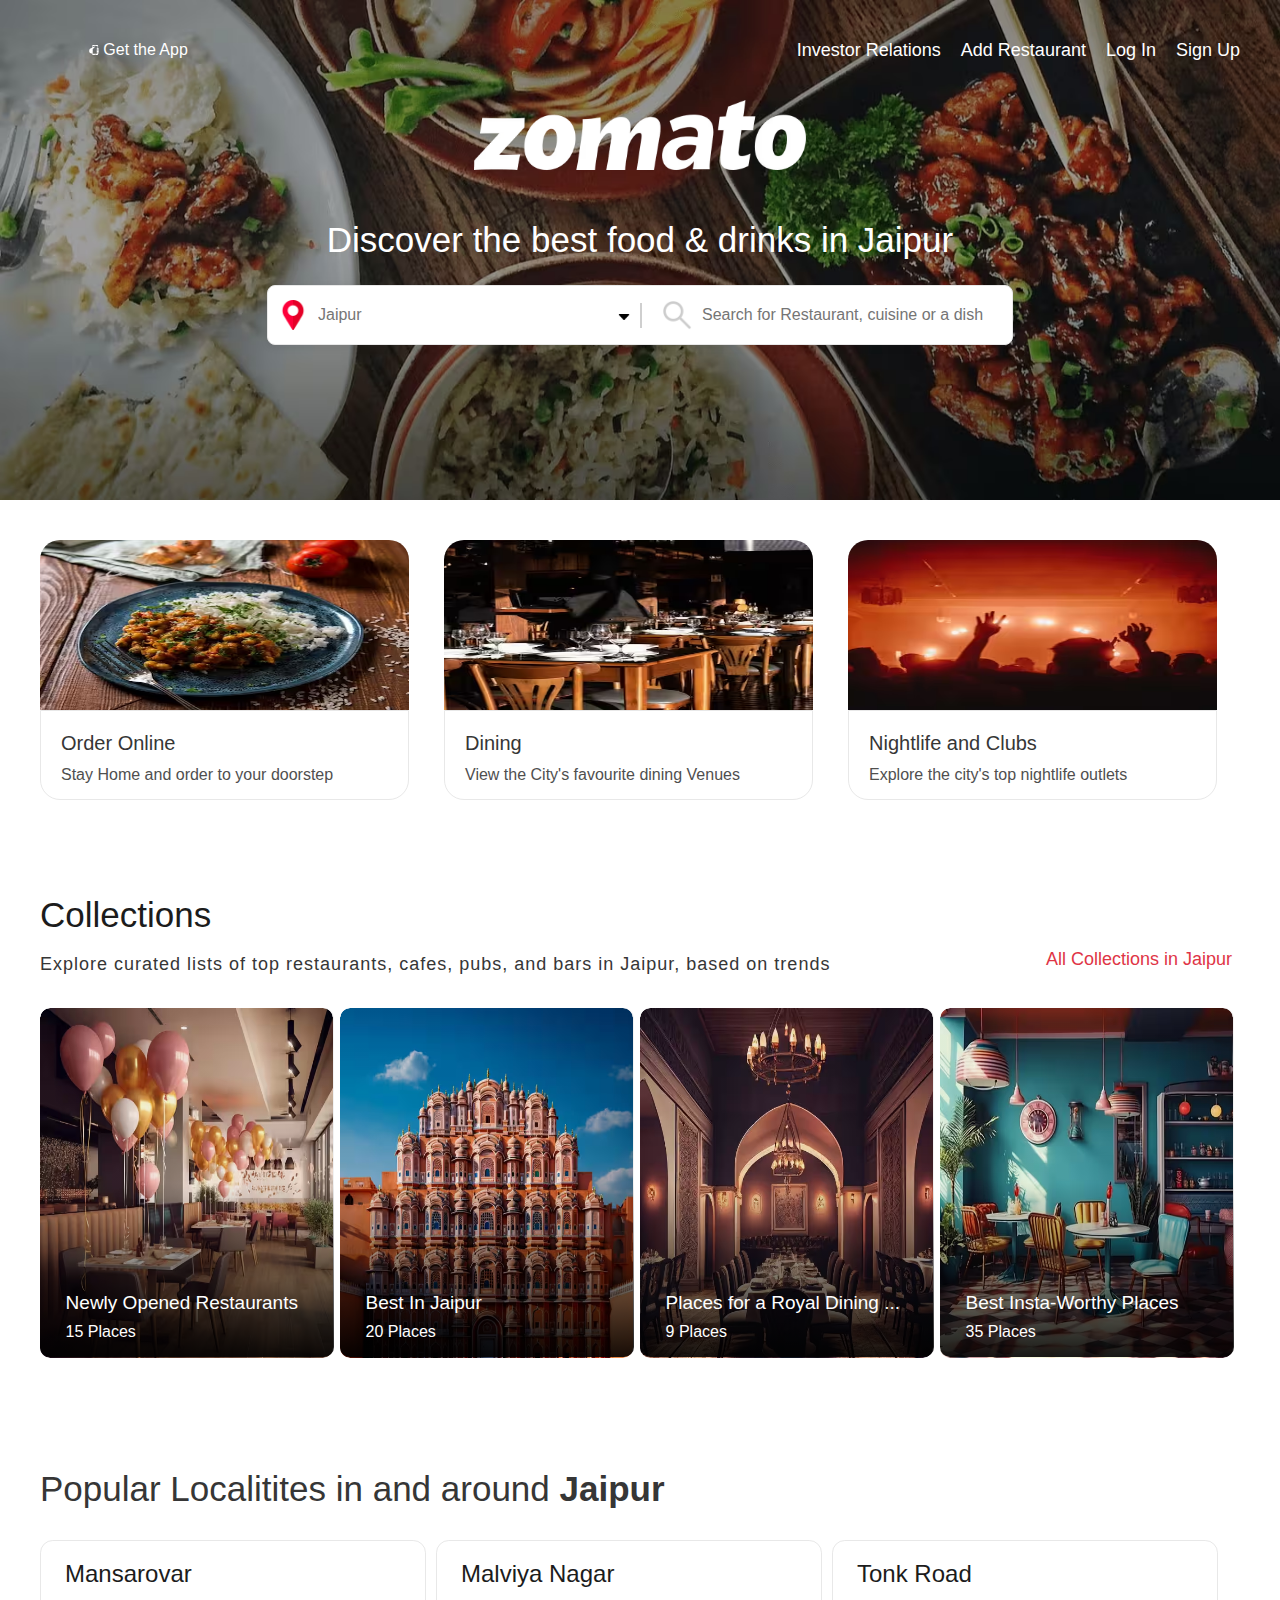
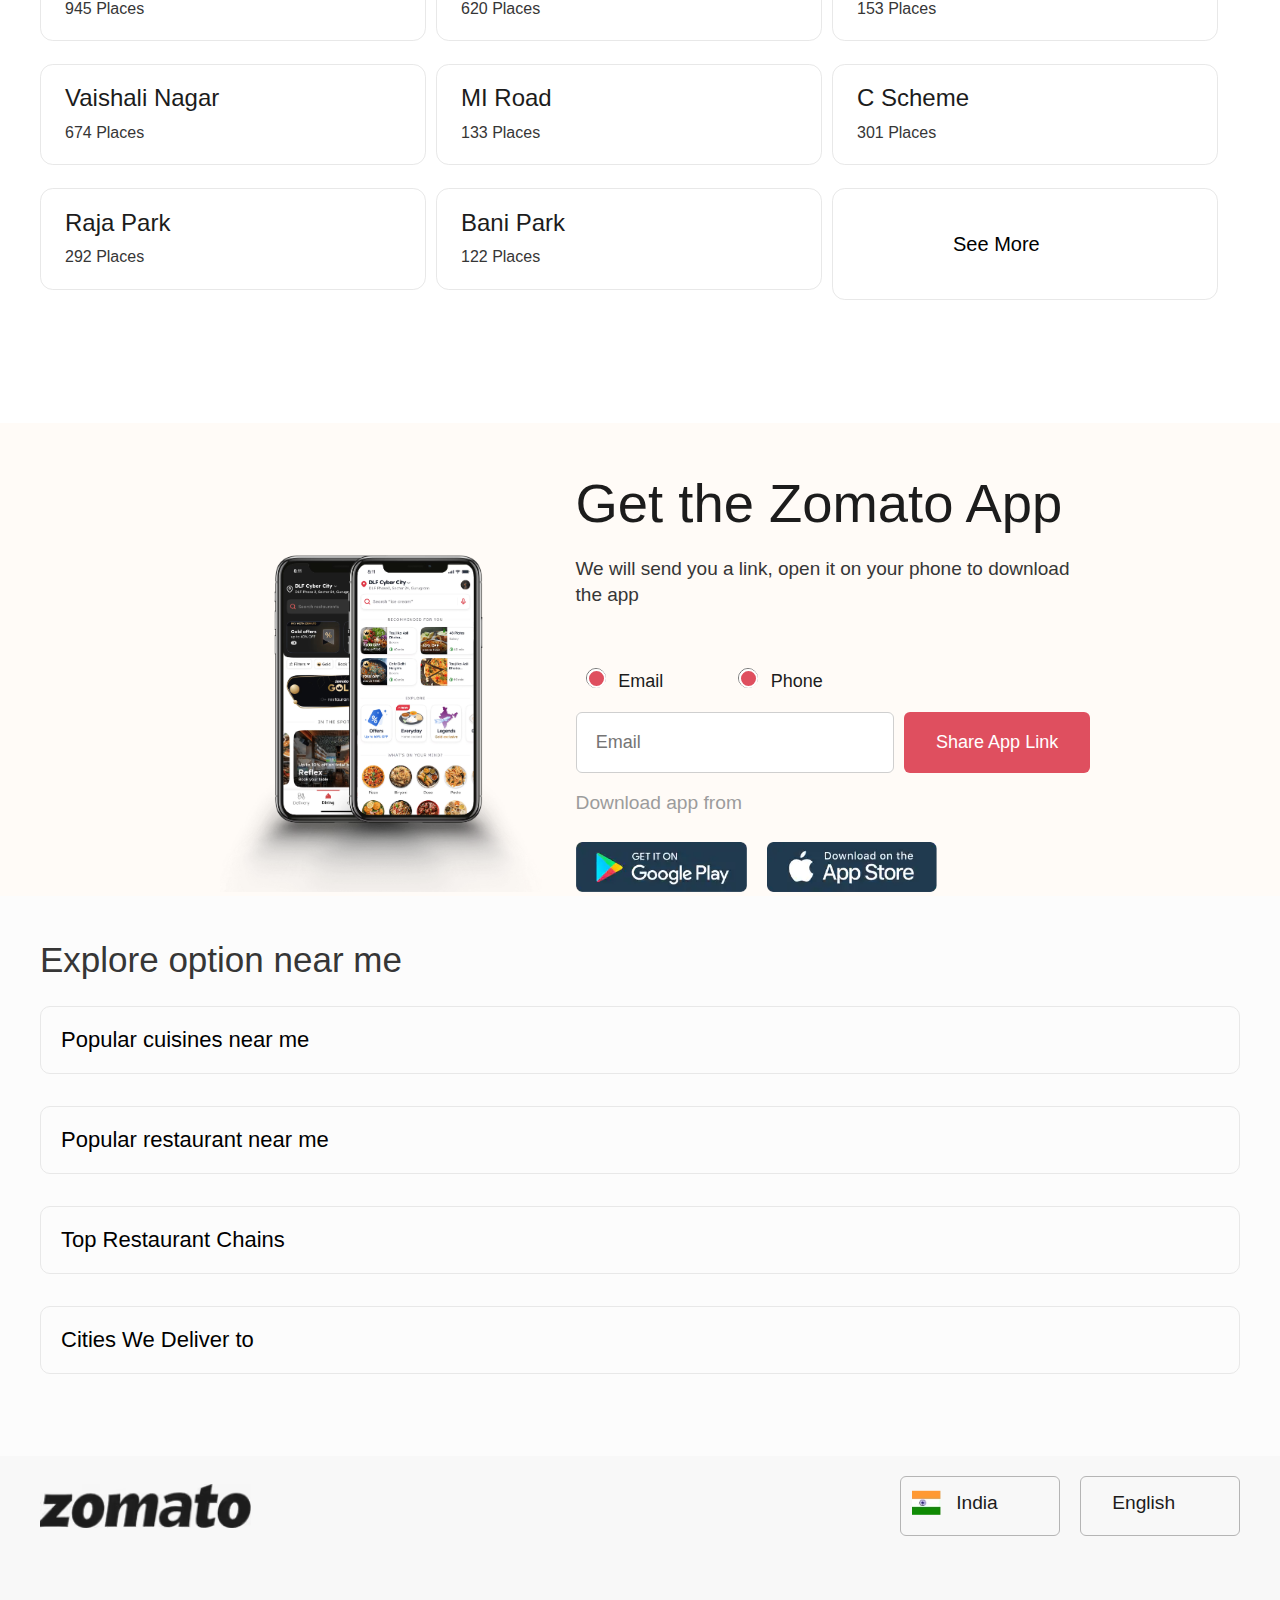
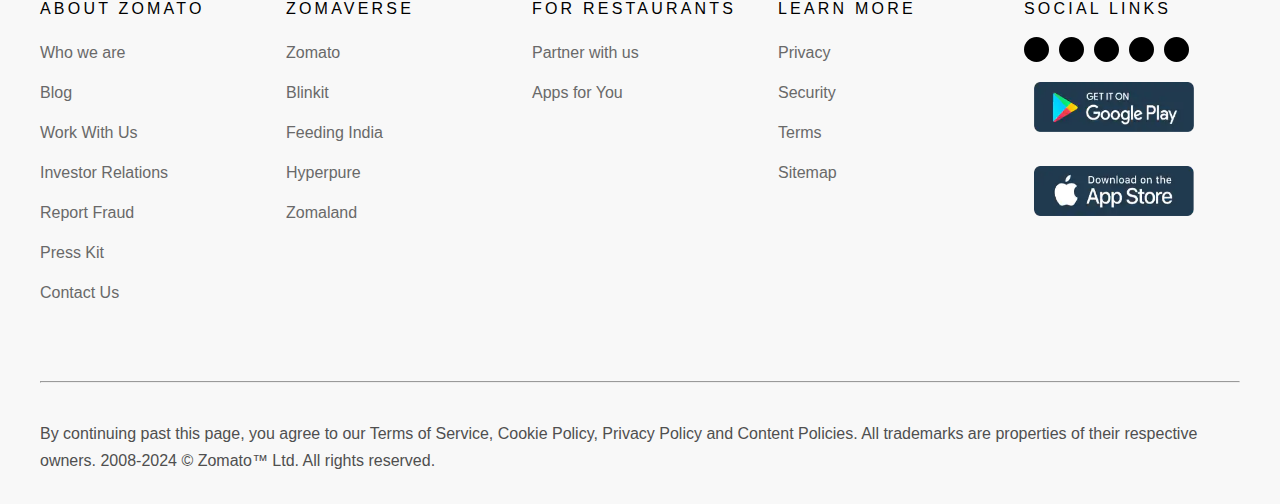
<file: index.html>
<!DOCTYPE html>
<html lang="en">
<head>
  
    <title>Zomato</title>
    <link rel="stylesheet" href="style.css">
    <link rel="stylesheet" href="https://cdnjs.cloudflare.com/ajax/libs/font-awesome/6.5.1/css/all.min.css" integrity="sha512-DTOQO9RWCH3ppGqcWaEA1BIZOC6xxalwEsw9c2QQeAIftl+Vegovlnee1c9QX4TctnWMn13TZye+giMm8e2LwA==" crossorigin="anonymous" referrerpolicy="no-referrer" />
</head>
<body>
    <!-- First section -->
    <section id="section">
        <div class="main">
           <div class="header">
                <nav class="navbar">
                    <div class="phone">
                        <a> <svg xmlns="http://www.w3.org/2000/svg" fill="#FFFFFF" width="10" height="10" viewBox="0 0 20 20" aria-labelledby="icon-svg-title- icon-svg-desc-" role="img" class="sc-rbbb40-0 gvsUip"><title>download-app</title><path d="M18.5793 9.18939H16.5865H16.3199C15.7307 9.18939 15.2529 9.6672 15.2529 10.2583V10.3742C15.2529 10.9659 15.7307 11.444 16.3207 11.444H18.3156H18.5793C19.1696 11.444 19.6488 10.9639 19.6488 10.3742L19.6477 10.2569C19.6488 9.6672 19.1696 9.18939 18.5793 9.18939Z"></path><path d="M18.5804 6.52262H18.1097V1.35122C18.1097 0.607964 17.5017 0 16.7582 0H7.84167C7.09841 0 6.49045 0.608249 6.49045 1.35122V5.06151C4.69196 6.07821 2.83696 7.14029 2.83296 7.14286C1.82597 7.5573 0.350586 8.89453 0.350586 12.0522C0.350586 12.3342 0.369139 12.5945 0.395113 12.846C0.40339 12.9197 0.412524 12.9904 0.422514 13.0615C0.448488 13.2462 0.481027 13.4229 0.519845 13.5907C0.533831 13.6506 0.544678 13.7131 0.559805 13.7705C0.612039 13.9646 0.67255 14.1467 0.740482 14.32C0.774733 14.4059 0.811839 14.4841 0.84923 14.5646C0.88919 14.6494 0.929436 14.7327 0.972535 14.8106C1.02249 14.9045 1.07244 14.995 1.12724 15.0809C1.14037 15.1009 1.15464 15.1192 1.16805 15.1394C2.46847 17.1052 4.8675 17.114 4.8675 17.114H6.49045V18.6494C6.49045 19.3918 7.09841 19.9997 7.84167 19.9997H16.7579C17.5014 19.9997 18.1094 19.3915 18.1094 18.6494V16.7767H18.3155V16.7755H18.5784C19.1695 16.7755 19.6487 16.2974 19.6476 15.7063L19.6487 15.5898C19.6476 14.9996 19.1695 14.5229 18.5792 14.5229H18.3155H16.5861H16.3195C15.7292 14.5229 15.2525 15.0007 15.2525 15.5907V15.7091C15.2525 16.2977 15.7304 16.7775 16.3203 16.7775H17.1692V17.5008H7.43036V7.79877C7.91959 7.48851 8.37256 7.18995 8.63088 6.98987C9.93957 5.97774 11.1818 5.17169 11.3499 4.4407C11.5688 3.49222 10.8407 2.69302 9.57765 3.34922C9.17976 3.55587 8.36315 4.00885 7.43036 4.53261V2.14129L17.1692 2.14271V6.52205H16.5861V6.52319H16.3209C15.7304 6.52319 15.2511 7.001 15.2511 7.59269V7.70858C15.2511 8.29999 15.7303 8.77665 16.3195 8.77665H16.5846H18.3141H18.5798C19.1695 8.77665 19.6476 8.29884 19.6476 7.70858V7.58955C19.6487 7.00186 19.1709 6.52262 18.5804 6.52262ZM12.2986 17.9752C12.6731 17.9752 12.9751 18.2774 12.9751 18.6511C12.9751 19.0255 12.6728 19.3267 12.2986 19.3267C11.9256 19.3267 11.6242 19.0247 11.6242 18.6511C11.6247 18.2786 11.927 17.9752 12.2986 17.9752ZM13.7266 1.30098H10.8735C10.7839 1.30098 10.7097 1.2282 10.7097 1.13829C10.7097 1.04695 10.7839 0.974169 10.8735 0.974169H13.7266C13.8163 0.974169 13.8893 1.04667 13.8893 1.13829C13.8893 1.22792 13.8163 1.30098 13.7266 1.30098Z"></path><path d="M18.5788 11.8561H18.3151H16.3193C15.7302 11.8561 15.251 12.3353 15.251 12.9253V13.0423C15.251 13.6329 15.7291 14.1107 16.3193 14.1107H16.5845H18.3139H18.5782C19.1693 14.1107 19.646 13.6329 19.6474 13.0423V12.9253C19.6472 12.3353 19.1705 11.8561 18.5788 11.8561Z"></path></svg></a>
                        <a>   <p style="color: white;">  &nbsp;Get the App</p></a>
                    </div>
                    <ul class="firstrow">
                       
                        <li><a>Investor Relations</a></li>
                        <li><a>Add Restaurant</a></li>
                        <li><a>Log In</a></li>
                        <li><a>Sign Up</a></li>
                    </ul>
                </nav>
                <div class="Zomatomain">
                    <div class="logo">
                        <div class="logo1">
                        <img src="images/logo2.avif" class="high"> 
                    </div>
                    </div>
                    <h1 class="description">Discover the best food & drinks in Jaipur</h1> 
                    <div class="search">
                        <div class="searchsection">
                         <img src="images/placeholder.png" width="30px" height="30px">
                         <input type="text" placeholder="Jaipur">
                         <div class="arrow">
                             <img src="images/down.png" width="12px" height="12px">
                         </div>
                         <div class="line"></div>
                         <img src="images/search.png" width="30px" height="30px">
                         <input  type="text" style="font-size: 16px;"  placeholder="Search for Restaurant, cuisine or a dish"> 
                          <!-- <div class="detect">
                             <div class="location">
                                 <img src="images/location.png" height="12" width="12">
                                 <h2>Detect Current Location</h2><br>
                                 <p>Using GPS</p>
                                
                             </div>
                         </div> -->
                        </div>       
                     </div>
                </div>
            </div>
        </div>
    </section>
    <!-- First section -->
    <!--Second section-->
    <section id="section">
        <div class="secondsection">
            <div class="secondrow">
                <a href="dining-page.html" class="order-online">
                    <div class="order-online2">
                        <img src="images/order-online.avif" width="100%" height="100%">
                    </div>
                    <div class="content">
                        <p class="title">Order Online</p>
                        <p class="subtitle">Stay Home and order to your doorstep</p>
                    </div>
                </a>

              <a href="dining-page.html" class="order-online">
                    <div class="order-online2">
                        <img src="images/colo.avif" width="100%" height="100%">
                    </div>
                    <div class="content">
                        <p class="title">Dining</p>
                        <p class="subtitle">View the City's favourite dining Venues </p>
                    </div>
                </a>
           
                <a href="dining-page.html" class="order-online">
                    <div class="order-online2">
                        <img src="images/nightlife.avif" width="100%" height="100%">
                    </div>
                    <div class="content">
                        <p class="title">Nightlife and Clubs</p>
                        <p class="subtitle">Explore the city's top nightlife outlets</p>
                    </div>
                </a>
            </div>
<div class="third-row">
    <h2>Collections</h2>
</div>
<div class="third-rowp">
 <h6>Explore curated lists of top restaurants, cafes, pubs, and bars in Jaipur, based on trends</h6>
 <span class="collection">All Collections in Jaipur
    <i class="fa-solid fa-caret-right"></i></span>
</div>
<div class="fourthrow">
    <div class="image-section">
        <div class="image">
            <img src="images/collection.avif" width="100%" height="100%">
        </div>
        <div class="background">
            <div class="color">
                <p>Newly Opened Restaurants</p>
          
            <div class="imagetext">
                <h6>15 Places</h6>
                <i class="fa-solid fa-caret-right"></i>
            </div>
            </div>
        </div>
    </div>
    <div class="image-section">
        <div class="image">
            <img src="images/collection2.avif" width="100%" height="100%">
        </div>
        <div class="background">
            <div class="color">
                <p>Best In Jaipur</p>
          
            <div class="imagetext">
                <h6>20 Places</h6>
                <i class="fa-solid fa-caret-right"></i>
            </div>
            </div>
        </div>
    </div>
    <div class="image-section">
        <div class="image">
            <img src="images/collection3.avif" width="100%" height="100%">
        </div>
        <div class="background">
            <div class="color">
                <p>Places for a Royal Dining ...</p>
          
            <div class="imagetext">
                <h6>9 Places</h6>
                <i class="fa-solid fa-caret-right"></i>
            </div>
            </div>
        </div>
    </div>
    <div class="image-section">
        <div class="image">
            <img src="images/collection4.avif" width="100%" height="100%">
        </div>
        <div class="background">
            <div class="color">
                <p>Best Insta-Worthy Places</p>
          
            <div class="imagetext">
                <h6>35 Places</h6>
                <i class="fa-solid fa-caret-right"></i>
            </div>
            </div>
        </div>
    </div>
</div>

<div class="fifthrow">
    <div class="fifthsection">
        <p>Popular Localitites in and around <b>Jaipur</b></p>
    </div>
    <div class="jaipur">
        <div class="mansarovar">
            <div class="city">
                <div class="tonk">
                    <h5>Mansarovar</h5>
                    <p>945 Places</p>
                </div>
                <i class="fa-solid fa-chevron-right"  ></i>
            </div>
        </div>
        <div class="mansarovar">
            <div class="city">
                <div class="tonk">
                    <h5>Malviya Nagar</h5>
                    <p>620 Places</p>
                </div>
                <i class="fa-solid fa-chevron-right"  ></i>
            </div>
        </div>
        <div class="mansarovar">
            <div class="city">
                <div class="tonk">
                    <h5>Tonk Road</h5>
                    <p>153 Places</p>
                </div>
                <i class="fa-solid fa-chevron-right"  ></i>
            </div>
        </div>
        <div class="mansarovar">
            <div class="city">
                <div class="tonk">
                    <h5>Vaishali Nagar</h5>
                    <p>674 Places</p>
                </div>
                <i class="fa-solid fa-chevron-right"  ></i>
            </div>
        </div>
        <div class="mansarovar">
            <div class="city">
                <div class="tonk">
                    <h5>MI Road</h5>
                    <p>133 Places</p>
                </div>
                <i class="fa-solid fa-chevron-right"  ></i>
            </div>
        </div>
        <div class="mansarovar">
            <div class="city">
                <div class="tonk">
                    <h5>C Scheme</h5>
                    <p>301 Places</p>
                </div>
                <i class="fa-solid fa-chevron-right"  ></i>
            </div>
        </div>
        <div class="mansarovar">
            <div class="city">
                <div class="tonk">
                    <h5>Raja Park</h5>
                    <p>292 Places</p>
                </div>
                <i class="fa-solid fa-chevron-right"  ></i>
            </div>
        </div>
        <div class="mansarovar">
            <div class="city">
                <div class="tonk">
                    <h5>Bani Park</h5>
                    <p>122 Places</p>
                </div>
                <i class="fa-solid fa-chevron-right"  ></i>
            </div>
        </div>
        <div class="mansarovar">
            <div class="city1">
                <p>See More</p>&nbsp; &nbsp; &nbsp;
                <i class="fa-solid fa-angle-down"></i>
            </div>
        </div>
    </div>
</div>
        </div>

    </section>
<!-- Second section end -->
<!-- Third section  -->
<section id="section">
    <div class="third-section">
        <div class="thirdsectionfirst">
            <div class="left">
                <img src="images/phone.avif" width="100%" height="50%">
            </div>
            <div class="right">
                <h2>Get the Zomato App</h2>
                <p>We will send you a link, open it on your phone to download the app</p>
                <div class="radiobutton">
                    <section class="radio">
                       <section > <input type="radio" value="Email"><span class="email">Email</span></section>
                       <section> <input type="radio" value="phone"><span class="email">Phone</span></section>
                    </section>
                </div>
                <div class="share">
                    <input type="text" placeholder="Email">
                    <button>Share App Link</button>
                </div>
                <p class="download">Download app from</p>
                <div class="app">
                    <img src="images/app.webp">
                    <img src="images/app2.webp">
                </div>
            </div>
        </div>
    </div>
</section>

<!-- Third section  -->
<!-- fourth section -->
<section id="fourth">
    <div class="fourth-section">
       <p>Explore option near me</p>
       <div class="popular">
        <h5>Popular cuisines near me</h5>
        <i class="fa-solid fa-angle-down"></i>
       </div>
       <div class="popular">
        <h5>Popular restaurant near me</h5>
        <i class="fa-solid fa-angle-down"></i>
       </div>
       <div class="popular">
        <h5>Top Restaurant Chains</h5>
        <i class="fa-solid fa-angle-down"></i>
       </div>
       <div class="popular">
        <h5>Cities We Deliver to</h5>
        <i class="fa-solid fa-angle-down"></i>
       </div>
     
    </div>
</section>
<!-- fourth section -->
<!-- fifth section -->
<section id="fifth">
    <div class="footer">
        <div class="footerlogo">
            <img src="images/footer logo.avif">
            <div class="india">
                <div class="country">
                    <div class="abc">
                        <span class="def"></span>
                        <span class="ghi">India</span>
                        <i class="fa-solid fa-angle-down"></i>
                    </div>
                </div>
                <div class="country">
                    <div class="abc">
                        <i class="fa-solid fa-globe"></i>
                        <span class="ghi">English</span>
                        <i class="fa-solid fa-angle-down"></i>
                    </div>
                </div>
            </div>
        </div>
    </div>
    <div class="lastfooter">
        <div class="about">
            <h6>ABOUT ZOMATO</h6>
            <nav>
                <p class="text">Who we are</p>
                <p class="text">Blog</p>
                <p class="text">Work With Us</p>
                <p class="text">Investor Relations</p>
                <p class="text">Report Fraud</p>
                <p class="text">Press Kit</p>
                <p class="text">Contact Us</p>
            </nav>
        </div>
        <div class="about">
            <h6>ZOMAVERSE</h6>
            <nav>
                <p class="text">Zomato</p>
                <p class="text">Blinkit</p>
                <p class="text">Feeding India</p>
                <p class="text">Hyperpure</p>
                <p class="text">Zomaland</p>
            </nav>
        </div>

        <div class="about">
            <h6>FOR RESTAURANTS</h6>
            <nav>
                <p class="text">Partner with us</p>
                <p class="text">Apps for You</p>
               
            </nav>
        </div>
        <div class="about">
            <h6>LEARN MORE</h6>
            <nav>
                <p class="text">Privacy</p>
                <p class="text">Security</p>
                <p class="text">Terms </p>
                <p class="text">Sitemap</p>
              
            </nav>
        </div>
        <div class="about">
            <h6>SOCIAL LINKS</h6>
           <div class="links">
           <div class="radius">
            <i class="fa-brands fa-linkedin-in"></i>
           </div>
           <div class="radius">
            <i class="fa-brands fa-instagram"></i>
           </div>
           <div class="radius">
            <i class="fa-brands fa-twitter"></i>
           </div>
           <div class="radius">
            <i class="fa-brands fa-youtube"></i>
           </div>
           <div class="radius">
            <i class="fa-brands fa-facebook"></i>
           </div>

           </div>
           <div class="application">
            <img src="images/app.webp" width="160px" height="50px">
           </div>
           <div class="application">
            <img src="images/app2.webp" width="160px" height="50px">
           </div>
        </div>
        <hr class="lastline">
        <div class="last">
            <p>By continuing past this page, you agree to our Terms of Service, Cookie Policy, Privacy Policy and Content Policies. All trademarks are properties of their respective owners. 2008-2024 © Zomato™ Ltd. All rights reserved.</p>
        </div>
    </div>
   
</section>
<!-- fifth section -->
</body>
</html>
</file>
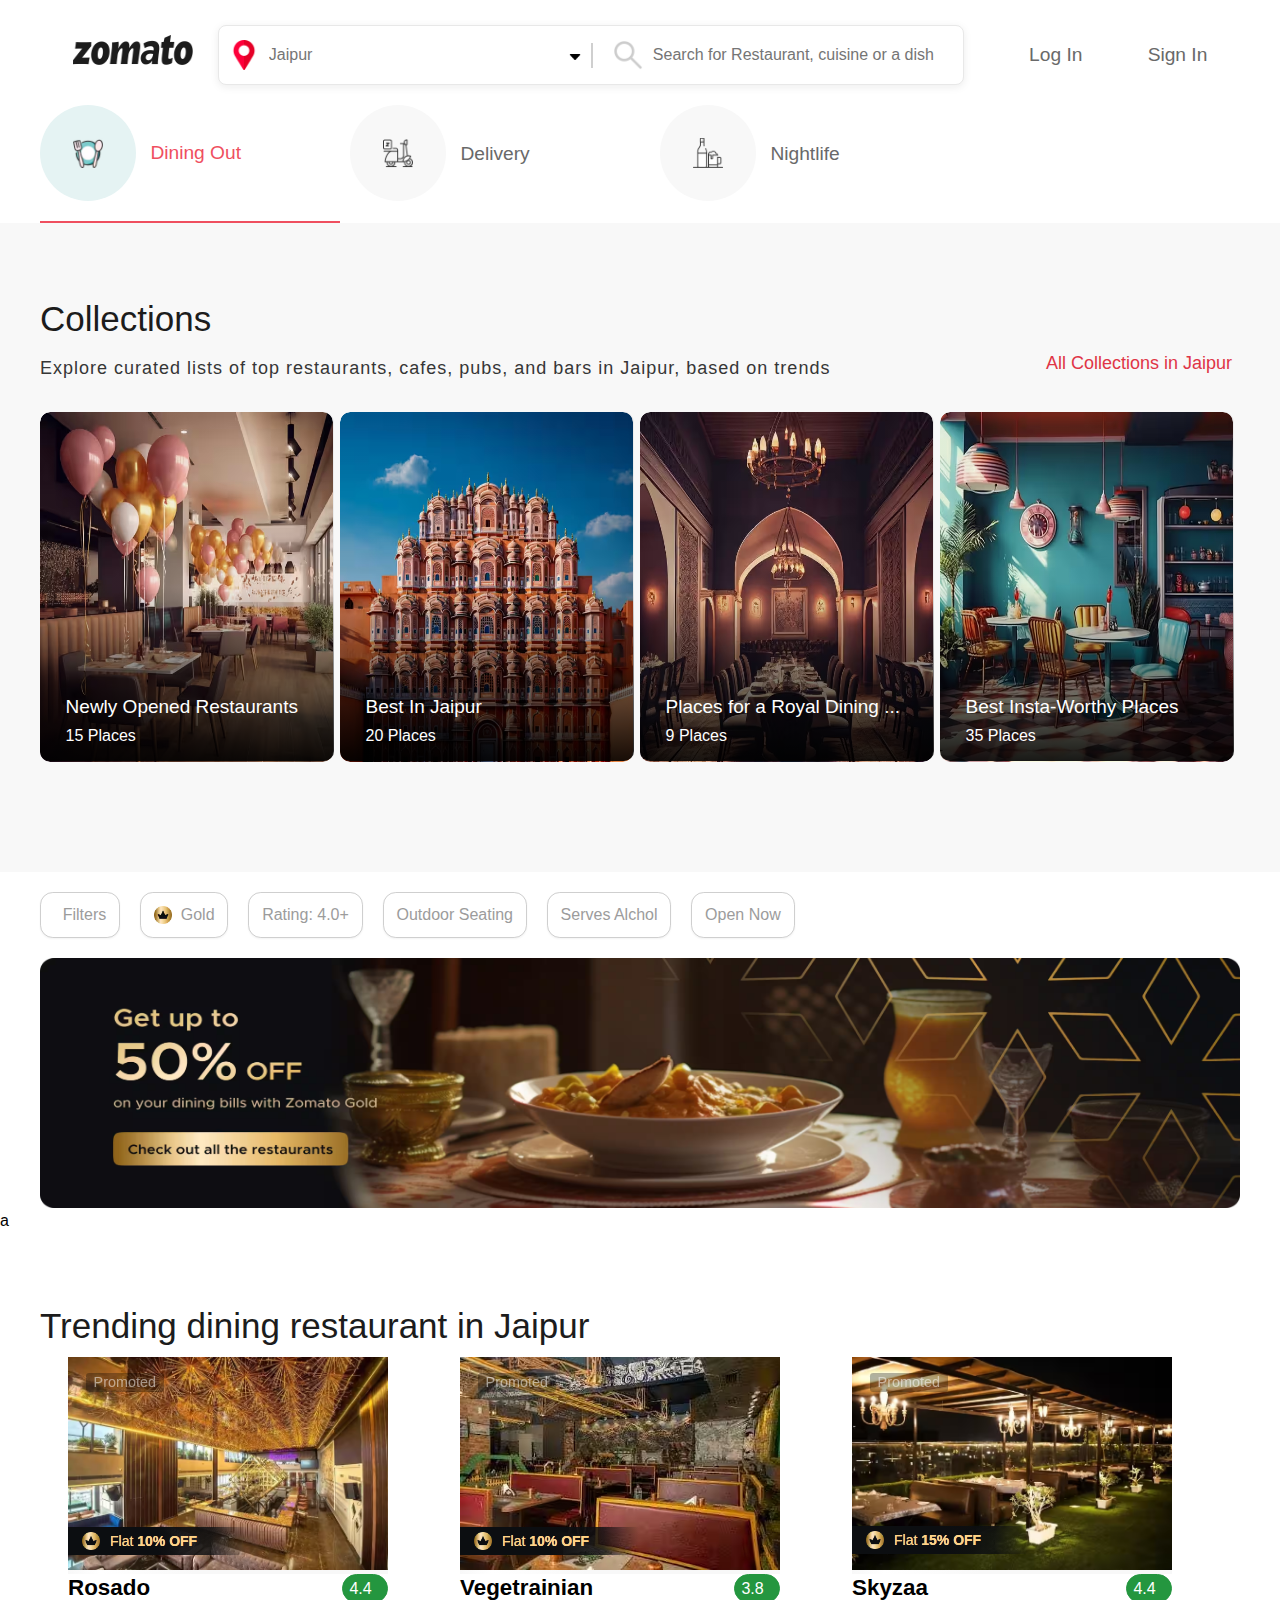
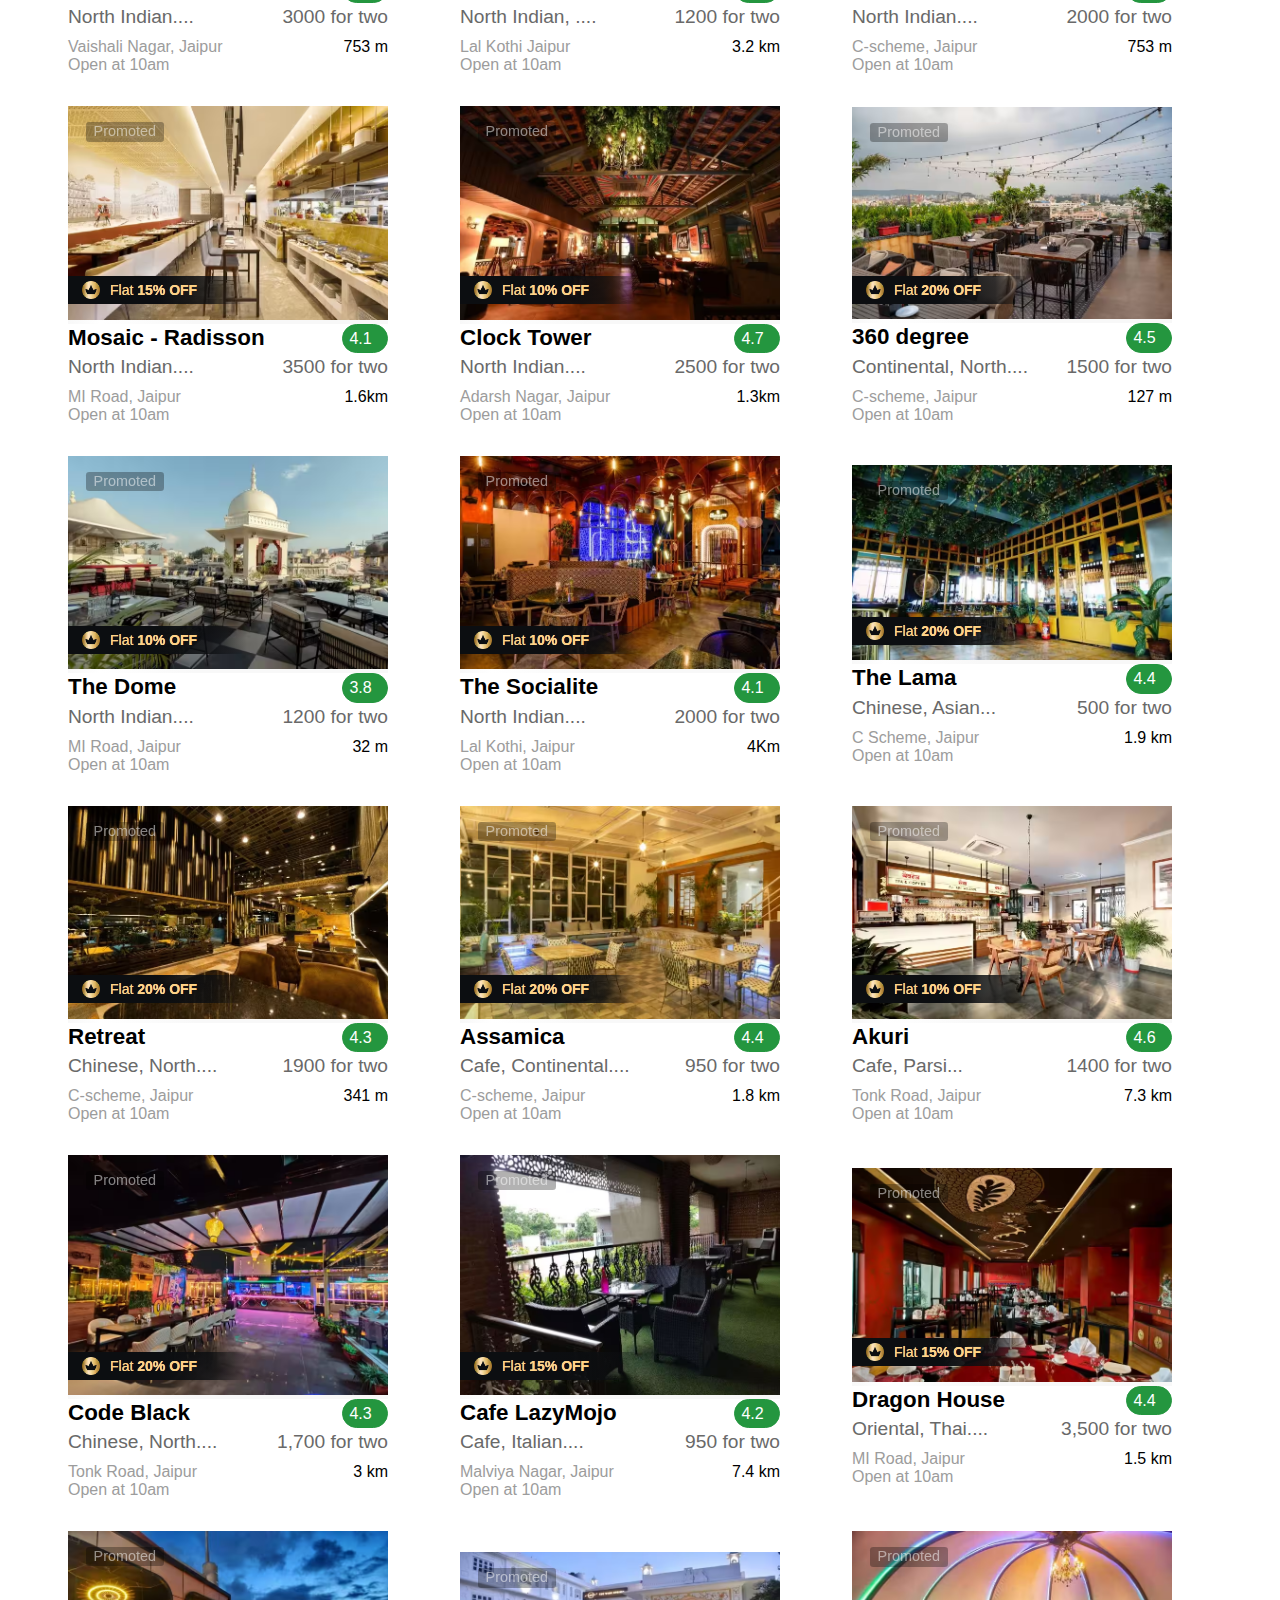
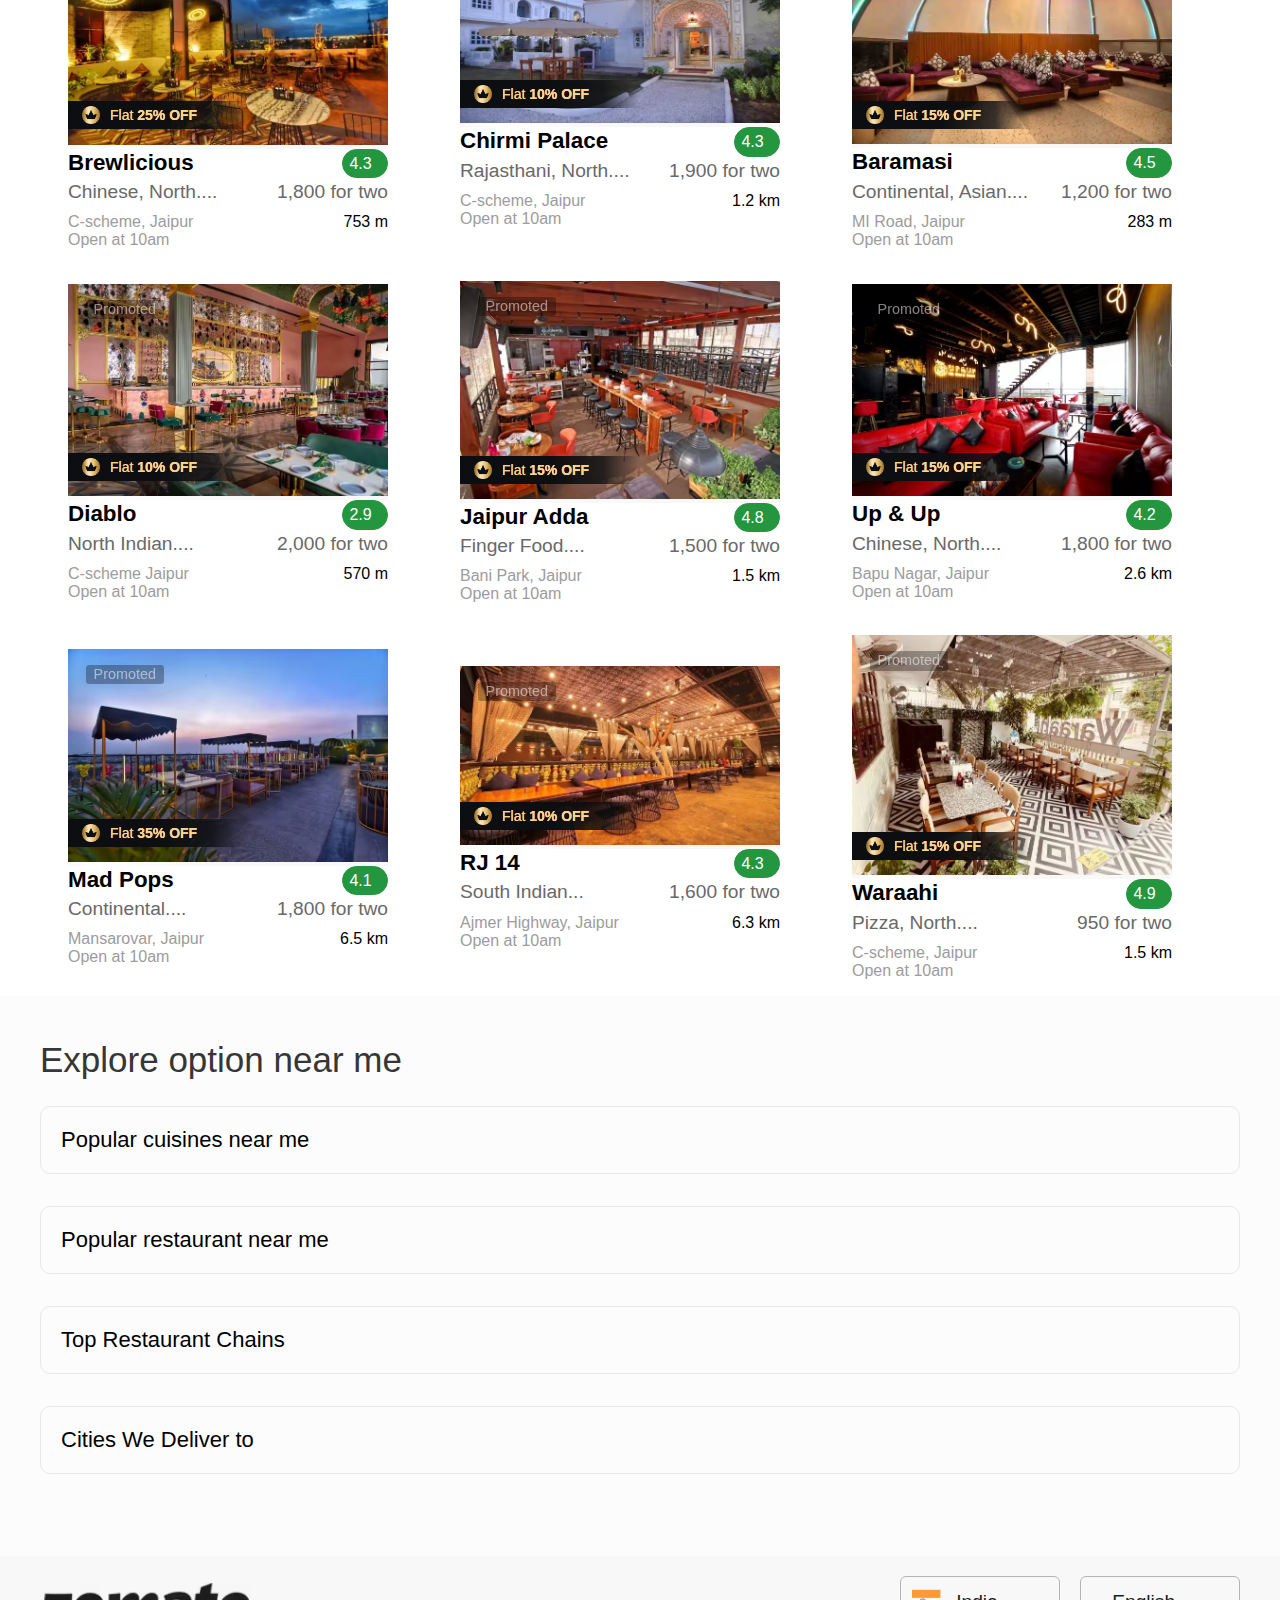
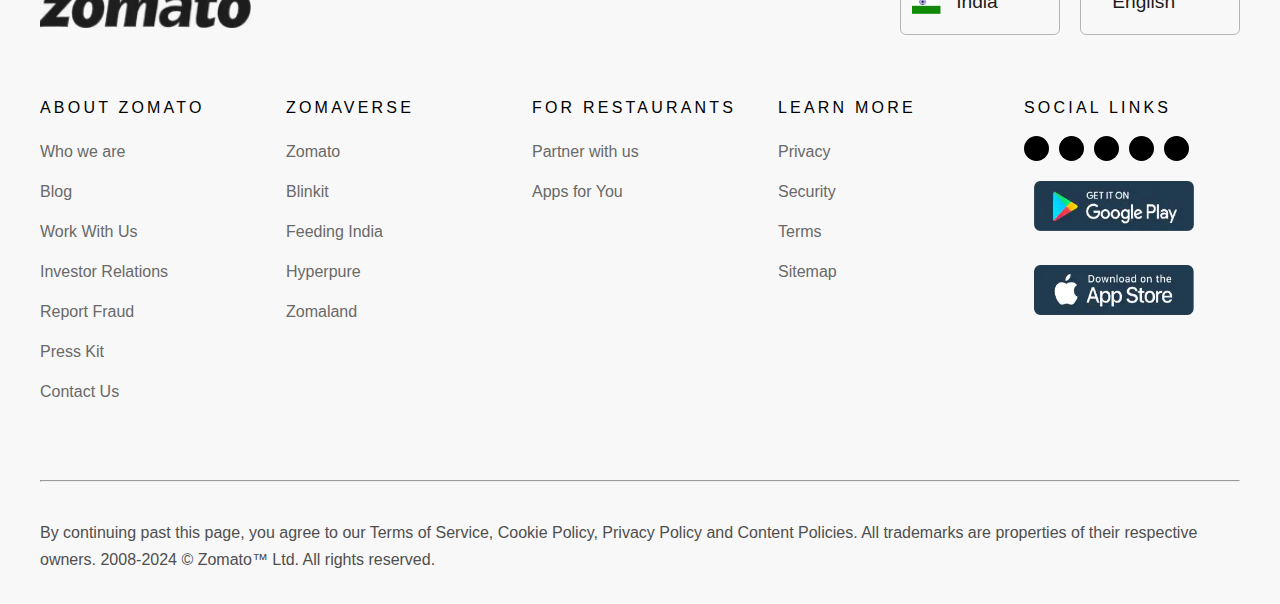
<file: dining-page.html>
<!DOCTYPE html>
<html lang="en">
<head>
    <title>Zomato</title>
    <link rel="stylesheet" href="style.css">
    <link rel="stylesheet" href="https://cdnjs.cloudflare.com/ajax/libs/font-awesome/6.5.1/css/all.min.css" integrity="sha512-DTOQO9RWCH3ppGqcWaEA1BIZOC6xxalwEsw9c2QQeAIftl+Vegovlnee1c9QX4TctnWMn13TZye+giMm8e2LwA==" crossorigin="anonymous" referrerpolicy="no-referrer" />
</head>
<body>
    <section id="section">
        <div class="logorow">
            <div class="logoimage">
             <a href="index.html">   <img src="images/Logo.avif" width="120px" height="30px" ></a>
            </div>
            <div class="search">
                <div class="searchsection">
                 <img src="images/placeholder.png" width="30px" height="30px">
                 <input type="text" placeholder="Jaipur">
                 <div class="arrow">
                     <img src="images/down.png" width="12px" height="12px">
                 </div>
                 <div class="line"></div>
                 <img src="images/search.png" width="30px" height="30px">
                 <input  type="text" style="font-size: 16px;"  placeholder="Search for Restaurant, cuisine or a dish"> 
                  
                </div>       
             </div>
             <div class="login">Log In</div>
             <div class="login">Sign In</div>
        </div>
        <div class="dining">
            <div class="diningroom">
              <a href="index.html">  <div class="diningout" style="border-bottom: 2px solid rgb(239, 79, 95);">
                    <div class="circle">
                    <img src="images/dining.avif" width="30px" height="30px"> 
                </div>
                <div class="diningtext">Dining Out</div>
                </div> </a>
                <div class="diningout">
                    <div class="circle1">
                    <img src="images/delivery.webp" width="30px" height="30px"> 
                </div>
                <div class="diningtext" style="color: rgb(105, 105, 105);">Delivery</div>
                </div>
                <div class="diningout">
                    <div class="circle1">
                    <img src="images/nightlife1.webp" width="30px" height="30px"> 
                </div>
                <div class="diningtext" style="color: rgb(105, 105, 105);">Nightlife</div>
                </div>
            </div>
        </div>
    </section>
<!-- second section -->
<section id="section">
   
<div class="collection-section">
    <div class="collection-section1">
    <div class="third-row">
        <h2>Collections</h2>
    </div>
    <div class="third-rowp">
     <h6>Explore curated lists of top restaurants, cafes, pubs, and bars in Jaipur, based on trends</h6>
     <span class="collection">All Collections in Jaipur
        <i class="fa-solid fa-caret-right"></i></span>
    </div>
    <div class="fourthrow">
        <div class="image-section">
            <div class="image">
                <img src="images/collection.avif" width="100%" height="100%">
            </div>
            <div class="background">
                <div class="color">
                    <p>Newly Opened Restaurants</p>
              
                <div class="imagetext">
                    <h6>15 Places</h6>
                    <i class="fa-solid fa-caret-right"></i>
                </div>
                </div>
            </div>
        </div>
        <div class="image-section">
            <div class="image">
                <img src="images/collection2.avif" width="100%" height="100%">
            </div>
            <div class="background">
                <div class="color">
                    <p>Best In Jaipur</p>
              
                <div class="imagetext">
                    <h6>20 Places</h6>
                    <i class="fa-solid fa-caret-right"></i>
                </div>
                </div>
            </div>
        </div>
        <div class="image-section">
            <div class="image">
                <img src="images/collection3.avif" width="100%" height="100%">
            </div>
            <div class="background">
                <div class="color">
                    <p>Places for a Royal Dining ...</p>
              
                <div class="imagetext">
                    <h6>9 Places</h6>
                    <i class="fa-solid fa-caret-right"></i>
                </div>
                </div>
            </div>
        </div>
        <div class="image-section">
            <div class="image">
                <img src="images/collection4.avif" width="100%" height="100%">
            </div>
            <div class="background">
                <div class="color">
                    <p>Best Insta-Worthy Places</p>
              
                <div class="imagetext">
                    <h6>35 Places</h6>
                    <i class="fa-solid fa-caret-right"></i>
                </div>
                </div>
            </div>
        </div>
    </div>
    </div>


</div>

</section>
<!-- second section end -->
<!-- third section -->
<section id="section">
    <div class="filters">
        <div class="filters1">
            <div class="filters2">
                <i class="fa-solid fa-sliders"></i>
               &nbsp; Filters
            </div>
            <div class="filters2">
                <img src="images/gold.webp" width="18px" height="18px">
               &nbsp; Gold
            </div>
            <div class="filters2">
              Rating: 4.0+  
            </div>
            <div class="filters2">
                Outdoor Seating
              </div>
              <div class="filters2">
              Serves Alchol
              </div>
              <div class="filters2">
              Open Now
              </div>
        </div>
    </div>
    <div class="imagesection">
        <img src="images/image.avif" width="1200px" height="250px"   >
    </div>
</section>

<!-- third section end -->
<!-- fourth section -->a
<section id="section">
    <div class="collection-section1">
    <div class="third-row">
        <h2>Trending dining restaurant in Jaipur</h2>
    </div>
    <div class="restaurant">
        <div class="restaurant1">
           
            <div class="restaurant2">
                <div class="restaurant3"></div>
                <img src="images/restaurant/rosado.avif" class="restaurant4">
                <div class="promted">
                    <div class="promted1">Promoted</div>
                </div>
                <div class="restaurant5">
                    <div class="restaurant6">
                        <img src="images/restaurant/gold.webp" width="18px">
                        <div class="restaurant7">Flat <b>10% OFF</b></div>
                    </div>
        
                    </div>
            </div>
           
            <div class="restaurant8">
                <h4>Rosado</h4>
                <div class="restaurant9">4.4 &nbsp; 
                    <i class="fa-regular fa-star" style="color: white;"></i>
                </div>
               

            </div>
            <div class="restaurant10">
                <p> North Indian.... </p>
                <p>3000 for two</p>
            </div>
            <div class="restaurant11">
                <div>
                <p>Vaishali Nagar, Jaipur</p>
                <p>Open at 10am</p></div>
                <div>753 m</div>
            </div>
        </div>
        

        <div class="restaurant1">
           
            <div class="restaurant2">
                <div class="restaurant3"></div>
                <img src="images/restaurant/vegetrainin.avif" class="restaurant4">
                <div class="promted">
                    <div class="promted1">Promoted</div>
                </div>
                <div class="restaurant5">
                    <div class="restaurant6">
                        <img src="images/restaurant/gold.webp" width="18px">
                        <div class="restaurant7">Flat <b>10% OFF</b></div>
                    </div>
        
                    </div>
            </div>
           
            <div class="restaurant8">
                <h4>Vegetrainian</h4>
                <div class="restaurant9">3.8 &nbsp; 
                    <i class="fa-regular fa-star" style="color: white;"></i>
                </div>
               

            </div>
            <div class="restaurant10">
                <p> North Indian, .... </p>
                <p>1200 for two</p>
            </div>
            <div class="restaurant11">
                <div>
                <p>Lal Kothi Jaipur</p>
                <p>Open at 10am</p></div>
                <div>3.2 km</div>
            </div>
        </div>
        <div class="restaurant1">
           
            <div class="restaurant2">
                <div class="restaurant3"></div>
                <img src="images/restaurant/skyza.avif" class="restaurant4">
                <div class="promted">
                    <div class="promted1">Promoted</div>
                </div>
                <div class="restaurant5">
                    <div class="restaurant6">
                        <img src="images/restaurant/gold.webp" width="18px">
                        <div class="restaurant7">Flat <b>15% OFF</b></div>
                    </div>
        
                    </div>
            </div>
           
            <div class="restaurant8">
                <h4>Skyzaa</h4>
                <div class="restaurant9">4.4 &nbsp; 
                    <i class="fa-regular fa-star" style="color: white;"></i>
                </div>
               

            </div>
            <div class="restaurant10">
                <p>North Indian.... </p>
                <p>2000 for two</p>
            </div>
            <div class="restaurant11">
                <div>
                <p>C-scheme, Jaipur</p>
                <p>Open at 10am</p></div>
                <div>753 m</div>
            </div>
        </div>
        <div class="restaurant1">
           
            <div class="restaurant2">
                <div class="restaurant3"></div>
                <img src="images/restaurant/mosaic.avif" class="restaurant4">
                <div class="promted">
                    <div class="promted1">Promoted</div>
                </div>
                <div class="restaurant5">
                    <div class="restaurant6">
                        <img src="images/restaurant/gold.webp" width="18px">
                        <div class="restaurant7">Flat <b>15% OFF</b></div>
                    </div>
        
                    </div>
            </div>
           
            <div class="restaurant8">
                <h4>Mosaic - Radisson </h4>
                <div class="restaurant9">4.1 &nbsp; 
                    <i class="fa-regular fa-star" style="color: white;"></i>
                </div>
               

            </div>
            <div class="restaurant10">
                <p>North Indian.... </p>
                <p>3500 for two</p>
            </div>
            <div class="restaurant11">
                <div>
                <p>MI Road, Jaipur</p>
                <p>Open at 10am</p></div>
                <div>1.6km</div>
            </div>
        </div>
        <div class="restaurant1">
           
            <div class="restaurant2">
                <div class="restaurant3"></div>
                <img src="images/restaurant/clock tower.avif" class="restaurant4">
                <div class="promted">
                    <div class="promted1">Promoted</div>
                </div>
                <div class="restaurant5">
                    <div class="restaurant6">
                        <img src="images/restaurant/gold.webp" width="18px">
                        <div class="restaurant7">Flat <b>10% OFF</b></div>
                    </div>
        
                    </div>
            </div>
           
            <div class="restaurant8">
                <h4>Clock Tower</h4>
                <div class="restaurant9">4.7 &nbsp; 
                    <i class="fa-regular fa-star" style="color: white;"></i>
                </div>
               

            </div>
            <div class="restaurant10">
                <p> North Indian.... </p>
                <p>2500 for two</p>
            </div>
            <div class="restaurant11">
                <div>
                <p>Adarsh Nagar, Jaipur</p>
                <p>Open at 10am</p></div>
                <div>1.3km</div>
            </div>
        </div>
        <div class="restaurant1">
           
            <div class="restaurant2">
                <div class="restaurant3"></div>
                <img src="images/restaurant/360.avif" class="restaurant4">
                <div class="promted">
                    <div class="promted1">Promoted</div>
                </div>
                <div class="restaurant5">
                    <div class="restaurant6">
                        <img src="images/restaurant/gold.webp" width="18px">
                        <div class="restaurant7">Flat <b>20% OFF</b></div>
                    </div>
        
                    </div>
            </div>
           
            <div class="restaurant8">
                <h4>360 degree</h4>
                <div class="restaurant9">4.5 &nbsp; 
                    <i class="fa-regular fa-star" style="color: white;"></i>
                </div>
               

            </div>
            <div class="restaurant10">
                <p>Continental, North.... </p>
                <p>1500 for two</p>
            </div>
            <div class="restaurant11">
                <div>
                <p>C-scheme, Jaipur</p>
                <p>Open at 10am</p></div>
                <div>127 m</div>
            </div>
        </div>
        <div class="restaurant1">
           
            <div class="restaurant2">
                <div class="restaurant3"></div>
                <img src="images/restaurant/dome.avif" class="restaurant4">
                <div class="promted">
                    <div class="promted1">Promoted</div>
                </div>
                <div class="restaurant5">
                    <div class="restaurant6">
                        <img src="images/restaurant/gold.webp" width="18px">
                        <div class="restaurant7">Flat <b>10% OFF</b></div>
                    </div>
        
                    </div>
            </div>
           
            <div class="restaurant8">
                <h4>The Dome</h4>
                <div class="restaurant9">3.8 &nbsp; 
                    <i class="fa-regular fa-star" style="color: white;"></i>
                </div>
               

            </div>
            <div class="restaurant10">
                <p>North Indian.... </p>
                <p>1200 for two</p>
            </div>
            <div class="restaurant11">
                <div>
                <p>MI Road, Jaipur</p>
                <p>Open at 10am</p></div>
                <div>32 m</div>
            </div>
        </div>
        <div class="restaurant1">
           
            <div class="restaurant2">
                <div class="restaurant3"></div>
                <img src="images/restaurant/solitace.avif" class="restaurant4">
                <div class="promted">
                    <div class="promted1">Promoted</div>
                </div>
                <div class="restaurant5">
                    <div class="restaurant6">
                        <img src="images/restaurant/gold.webp" width="18px">
                        <div class="restaurant7">Flat <b>10% OFF</b></div>
                    </div>
        
                    </div>
            </div>
           
            <div class="restaurant8">
                <h4>The Socialite</h4>
                <div class="restaurant9">4.1 &nbsp; 
                    <i class="fa-regular fa-star" style="color: white;"></i>
                </div>
               

            </div>
            <div class="restaurant10">
                <p>North Indian.... </p>
                <p>2000 for two</p>
            </div>
            <div class="restaurant11">
                <div>
                <p>Lal Kothi, Jaipur</p>
                <p>Open at 10am</p></div>
                <div>4Km</div>
            </div>
        </div>
        <div class="restaurant1">
           
            <div class="restaurant2">
                <div class="restaurant3"></div>
                <img src="images/restaurant/lama.avif" class="restaurant4">
                <div class="promted">
                    <div class="promted1">Promoted</div>
                </div>
                <div class="restaurant5">
                    <div class="restaurant6">
                        <img src="images/restaurant/gold.webp" width="18px">
                        <div class="restaurant7">Flat <b>20% OFF</b></div>
                    </div>
        
                    </div>
            </div>
           
            <div class="restaurant8">
                <h4>The Lama</h4>
                <div class="restaurant9">4.4 &nbsp; 
                    <i class="fa-regular fa-star" style="color: white;"></i>
                </div>
               

            </div>
            <div class="restaurant10">
                <p>Chinese, Asian... </p>
                <p>500 for two</p>
            </div>
            <div class="restaurant11">
                <div>
                <p>C Scheme, Jaipur</p>
                <p>Open at 10am</p></div>
                <div>1.9 km</div>
            </div>
        </div>
        <div class="restaurant1">
           
            <div class="restaurant2">
                <div class="restaurant3"></div>
                <img src="images/restaurant/retreat.avif" class="restaurant4">
                <div class="promted">
                    <div class="promted1">Promoted</div>
                </div>
                <div class="restaurant5">
                    <div class="restaurant6">
                        <img src="images/restaurant/gold.webp" width="18px">
                        <div class="restaurant7">Flat <b>20% OFF</b></div>
                    </div>
        
                    </div>
            </div>
           
            <div class="restaurant8">
                <h4>Retreat</h4>
                <div class="restaurant9">4.3 &nbsp; 
                    <i class="fa-regular fa-star" style="color: white;"></i>
                </div>
               

            </div>
            <div class="restaurant10">
                <p>Chinese, North.... </p>
                <p>1900 for two</p>
            </div>
            <div class="restaurant11">
                <div>
                <p>C-scheme, Jaipur</p>
                <p>Open at 10am</p></div>
                <div>341 m</div>
            </div>
        </div>
        <div class="restaurant1">
           
            <div class="restaurant2">
                <div class="restaurant3"></div>
                <img src="images/restaurant/assamica.avif" class="restaurant4">
                <div class="promted">
                    <div class="promted1">Promoted</div>
                </div>
                <div class="restaurant5">
                    <div class="restaurant6">
                        <img src="images/restaurant/gold.webp" width="18px">
                        <div class="restaurant7">Flat <b>20% OFF</b></div>
                    </div>
        
                    </div>
            </div>
           
            <div class="restaurant8">
                <h4>Assamica</h4>
                <div class="restaurant9">4.4 &nbsp; 
                    <i class="fa-regular fa-star" style="color: white;"></i>
                </div>
               

            </div>
            <div class="restaurant10">
                <p>Cafe, Continental.... </p>
                <p>950 for two</p>
            </div>
            <div class="restaurant11">
                <div>
                <p>C-scheme, Jaipur</p>
                <p>Open at 10am</p></div>
                <div>1.8 km</div>
            </div>
        </div>
        <div class="restaurant1">
           
            <div class="restaurant2">
                <div class="restaurant3"></div>
                <img src="images/restaurant/akuri.avif" class="restaurant4">
                <div class="promted">
                    <div class="promted1">Promoted</div>
                </div>
                <div class="restaurant5">
                    <div class="restaurant6">
                        <img src="images/restaurant/gold.webp" width="18px">
                        <div class="restaurant7">Flat <b>10% OFF</b></div>
                    </div>
        
                    </div>
            </div>
           
            <div class="restaurant8">
                <h4>Akuri</h4>
                <div class="restaurant9">4.6 &nbsp; 
                    <i class="fa-regular fa-star" style="color: white;"></i>
                </div>
               

            </div>
            <div class="restaurant10">
                <p>Cafe, Parsi... </p>
                <p>1400 for two</p>
            </div>
            <div class="restaurant11">
                <div>
                <p>Tonk Road, Jaipur</p>
                <p>Open at 10am</p></div>
                <div>7.3 km</div>
            </div>
        </div>
        <div class="restaurant1">
           
            <div class="restaurant2">
                <div class="restaurant3"></div>
                <img src="images/restaurant/code.avif" class="restaurant4">
                <div class="promted">
                    <div class="promted1">Promoted</div>
                </div>
                <div class="restaurant5">
                    <div class="restaurant6">
                        <img src="images/restaurant/gold.webp" width="18px">
                        <div class="restaurant7">Flat <b>20% OFF</b></div>
                    </div>
        
                    </div>
            </div>
           
            <div class="restaurant8">
                <h4>Code Black</h4>
                <div class="restaurant9">4.3 &nbsp; 
                    <i class="fa-regular fa-star" style="color: white;"></i>
                </div>
               

            </div>
            <div class="restaurant10">
                <p>Chinese, North.... </p>
                <p>1,700 for two</p>
            </div>
            <div class="restaurant11">
                <div>
                <p>Tonk Road, Jaipur</p>
                <p>Open at 10am</p></div>
                <div>3 km</div>
            </div>
        </div>
        <div class="restaurant1">
           
            <div class="restaurant2">
                <div class="restaurant3"></div>
                <img src="images/restaurant/cafe.avif" class="restaurant4">
                <div class="promted">
                    <div class="promted1">Promoted</div>
                </div>
                <div class="restaurant5">
                    <div class="restaurant6">
                        <img src="images/restaurant/gold.webp" width="18px">
                        <div class="restaurant7">Flat <b>15% OFF</b></div>
                    </div>
        
                    </div>
            </div>
           
            <div class="restaurant8">
                <h4>Cafe LazyMojo</h4>
                <div class="restaurant9">4.2 &nbsp; 
                    <i class="fa-regular fa-star" style="color: white;"></i>
                </div>
               

            </div>
            <div class="restaurant10">
                <p>Cafe, Italian.... </p>
                <p>950 for two</p>
            </div>
            <div class="restaurant11">
                <div>
                <p>Malviya Nagar, Jaipur</p>
                <p>Open at 10am</p></div>
                <div>7.4 km</div>
            </div>
        </div>
        <div class="restaurant1">
           
            <div class="restaurant2">
                <div class="restaurant3"></div>
                <img src="images/restaurant/dragon.avif" class="restaurant4">
                <div class="promted">
                    <div class="promted1">Promoted</div>
                </div>
                <div class="restaurant5">
                    <div class="restaurant6">
                        <img src="images/restaurant/gold.webp" width="18px">
                        <div class="restaurant7">Flat <b>15% OFF</b></div>
                    </div>
        
                    </div>
            </div>
           
            <div class="restaurant8">
                <h4>Dragon House</h4>
                <div class="restaurant9">4.4 &nbsp; 
                    <i class="fa-regular fa-star" style="color: white;"></i>
                </div>
               

            </div>
            <div class="restaurant10">
                <p>Oriental, Thai.... </p>
                <p>3,500 for two</p>
            </div>
            <div class="restaurant11">
                <div>
                <p>MI Road, Jaipur</p>
                <p>Open at 10am</p></div>
                <div>1.5 km</div>
            </div>
        </div>
        <div class="restaurant1">
           
            <div class="restaurant2">
                <div class="restaurant3"></div>
                <img src="images/restaurant/brewilious.avif" class="restaurant4">
                <div class="promted">
                    <div class="promted1">Promoted</div>
                </div>
                <div class="restaurant5">
                    <div class="restaurant6">
                        <img src="images/restaurant/gold.webp" width="18px">
                        <div class="restaurant7">Flat <b>25% OFF</b></div>
                    </div>
        
                    </div>
            </div>
           
            <div class="restaurant8">
                <h4>Brewlicious</h4>
                <div class="restaurant9">4.3 &nbsp; 
                    <i class="fa-regular fa-star" style="color: white;"></i>
                </div>
               

            </div>
            <div class="restaurant10">
                <p>Chinese, North.... </p>
                <p>1,800 for two</p>
            </div>
            <div class="restaurant11">
                <div>
                <p>C-scheme, Jaipur</p>
                <p>Open at 10am</p></div>
                <div>753 m</div>
            </div>
        </div>
        <div class="restaurant1">
           
            <div class="restaurant2">
                <div class="restaurant3"></div>
                <img src="images/restaurant/chirmi.avif" class="restaurant4">
                <div class="promted">
                    <div class="promted1">Promoted</div>
                </div>
                <div class="restaurant5">
                    <div class="restaurant6">
                        <img src="images/restaurant/gold.webp" width="18px">
                        <div class="restaurant7">Flat <b>10% OFF</b></div>
                    </div>
        
                    </div>
            </div>
           
            <div class="restaurant8">
                <h4>Chirmi Palace</h4>
                <div class="restaurant9">4.3 &nbsp; 
                    <i class="fa-regular fa-star" style="color: white;"></i>
                </div>
               

            </div>
            <div class="restaurant10">
                <p>Rajasthani, North.... </p>
                <p>1,900 for two</p>
            </div>
            <div class="restaurant11">
                <div>
                <p>C-scheme, Jaipur</p>
                <p>Open at 10am</p></div>
                <div>1.2 km</div>
            </div>
        </div>
        <div class="restaurant1">
           
            <div class="restaurant2">
                <div class="restaurant3"></div>
                <img src="images/restaurant/baramasi.avif" class="restaurant4">
                <div class="promted">
                    <div class="promted1">Promoted</div>
                </div>
                <div class="restaurant5">
                    <div class="restaurant6">
                        <img src="images/restaurant/gold.webp" width="18px">
                        <div class="restaurant7">Flat <b>15% OFF</b></div>
                    </div>
        
                    </div>
            </div>
           
            <div class="restaurant8">
                <h4>Baramasi</h4>
                <div class="restaurant9">4.5 &nbsp; 
                    <i class="fa-regular fa-star" style="color: white;"></i>
                </div>
               

            </div>
            <div class="restaurant10">
                <p>Continental, Asian.... </p>
                <p>1,200 for two</p>
            </div>
            <div class="restaurant11">
                <div>
                <p>MI Road, Jaipur</p>
                <p>Open at 10am</p></div>
                <div>283 m</div>
            </div>
        </div>
        <div class="restaurant1">
           
            <div class="restaurant2">
                <div class="restaurant3"></div>
                <img src="images/restaurant/diablo.avif" class="restaurant4">
                <div class="promted">
                    <div class="promted1">Promoted</div>
                </div>
                <div class="restaurant5">
                    <div class="restaurant6">
                        <img src="images/restaurant/gold.webp" width="18px">
                        <div class="restaurant7">Flat <b>10% OFF</b></div>
                    </div>
        
                    </div>
            </div>
           
            <div class="restaurant8">
                <h4>Diablo</h4>
                <div class="restaurant9">2.9 &nbsp; 
                    <i class="fa-regular fa-star" style="color: white;"></i>
                </div>
               

            </div>
            <div class="restaurant10">
                <p>North Indian.... </p>
                <p>2,000 for two</p>
            </div>
            <div class="restaurant11">
                <div>
                <p>C-scheme Jaipur</p>
                <p>Open at 10am</p></div>
                <div>570 m</div>
            </div>
        </div>
        <div class="restaurant1">
           
            <div class="restaurant2">
                <div class="restaurant3"></div>
                <img src="images/restaurant/jaipur.avif" class="restaurant4">
                <div class="promted">
                    <div class="promted1">Promoted</div>
                </div>
                <div class="restaurant5">
                    <div class="restaurant6">
                        <img src="images/restaurant/gold.webp" width="18px">
                        <div class="restaurant7">Flat <b>15% OFF</b></div>
                    </div>
        
                    </div>
            </div>
           
            <div class="restaurant8">
                <h4>Jaipur Adda</h4>
                <div class="restaurant9">4.8 &nbsp; 
                    <i class="fa-regular fa-star" style="color: white;"></i>
                </div>
               

            </div>
            <div class="restaurant10">
                <p>Finger Food.... </p>
                <p>1,500 for two</p>
            </div>
            <div class="restaurant11">
                <div>
                <p>Bani Park, Jaipur</p>
                <p>Open at 10am</p></div>
                <div>1.5 km</div>
            </div>
        </div>
        <div class="restaurant1">
           
            <div class="restaurant2">
                <div class="restaurant3"></div>
                <img src="images/restaurant/up.avif" class="restaurant4">
                <div class="promted">
                    <div class="promted1">Promoted</div>
                </div>
                <div class="restaurant5">
                    <div class="restaurant6">
                        <img src="images/restaurant/gold.webp" width="18px">
                        <div class="restaurant7">Flat <b>15% OFF</b></div>
                    </div>
        
                    </div>
            </div>
           
            <div class="restaurant8">
                <h4>Up & Up</h4>
                <div class="restaurant9">4.2 &nbsp; 
                    <i class="fa-regular fa-star" style="color: white;"></i>
                </div>
               

            </div>
            <div class="restaurant10">
                <p>Chinese, North.... </p>
                <p>1,800 for two</p>
            </div>
            <div class="restaurant11">
                <div>
                <p>Bapu Nagar, Jaipur</p>
                <p>Open at 10am</p></div>
                <div>2.6 km</div>
            </div>
        </div>
        <div class="restaurant1">
           
            <div class="restaurant2">
                <div class="restaurant3"></div>
                <img src="images/restaurant/mad.avif" class="restaurant4">
                <div class="promted">
                    <div class="promted1">Promoted</div>
                </div>
                <div class="restaurant5">
                    <div class="restaurant6">
                        <img src="images/restaurant/gold.webp" width="18px">
                        <div class="restaurant7">Flat <b>35% OFF</b></div>
                    </div>
        
                    </div>
            </div>
           
            <div class="restaurant8">
                <h4>Mad Pops</h4>
                <div class="restaurant9">4.1 &nbsp; 
                    <i class="fa-regular fa-star" style="color: white;"></i>
                </div>
               

            </div>
            <div class="restaurant10">
                <p>Continental.... </p>
                <p>1,800 for two</p>
            </div>
            <div class="restaurant11">
                <div>
                <p>Mansarovar, Jaipur</p>
                <p>Open at 10am</p></div>
                <div>6.5 km</div>
            </div>
        </div>
        <div class="restaurant1">
           
            <div class="restaurant2">
                <div class="restaurant3"></div>
                <img src="images/restaurant/Rj.avif" class="restaurant4">
                <div class="promted">
                    <div class="promted1">Promoted</div>
                </div>
                <div class="restaurant5">
                    <div class="restaurant6">
                        <img src="images/restaurant/gold.webp" width="18px">
                        <div class="restaurant7">Flat <b>10% OFF</b></div>
                    </div>
        
                    </div>
            </div>
           
            <div class="restaurant8">
                <h4>RJ 14</h4>
                <div class="restaurant9">4.3 &nbsp; 
                    <i class="fa-regular fa-star" style="color: white;"></i>
                </div>
               

            </div>
            <div class="restaurant10">
                <p>South Indian... </p>
                <p>1,600 for two</p>
            </div>
            <div class="restaurant11">
                <div>
                <p>Ajmer Highway, Jaipur</p>
                <p>Open at 10am</p></div>
                <div>6.3 km</div>
            </div>
        </div>
        <div class="restaurant1">
           
            <div class="restaurant2">
                <div class="restaurant3"></div>
                <img src="images/restaurant/warahi.avif" class="restaurant4">
                <div class="promted">
                    <div class="promted1">Promoted</div>
                </div>
                <div class="restaurant5">
                    <div class="restaurant6">
                        <img src="images/restaurant/gold.webp" width="18px">
                        <div class="restaurant7">Flat <b>15% OFF</b></div>
                    </div>
        
                    </div>
            </div>
           
            <div class="restaurant8">
                <h4>Waraahi</h4>
                <div class="restaurant9">4.9 &nbsp; 
                    <i class="fa-regular fa-star" style="color: white;"></i>
                </div>
               

            </div>
            <div class="restaurant10">
                <p>Pizza, North.... </p>
                <p>950 for two</p>
            </div>
            <div class="restaurant11">
                <div>
                <p>C-scheme, Jaipur</p>
                <p>Open at 10am</p></div>
                <div>1.5 km</div>
            </div>
        </div>
        <!-- <div class="restaurant1">
           
            <div class="restaurant2">
                <div class="restaurant3"></div>
                <img src="images/restaurant/burj.avif" class="restaurant4">
                <div class="promted">
                    <div class="promted1">Promoted</div>
                </div>
                <div class="restaurant5">
                    <div class="restaurant6">
                        <img src="images/restaurant/gold.webp" width="18px">
                        <div class="restaurant7">Flat <b>15% OFF</b></div>
                    </div>
        
                    </div>
            </div>
           
            <div class="restaurant8">
                <h4>The Burj</h4>
                <div class="restaurant9">3.9 &nbsp; 
                    <i class="fa-regular fa-star" style="color: white;"></i>
                </div>
               

            </div>
            <div class="restaurant10">
                <p>Healthy Food.... </p>
                <p>1,500 for two</p>
            </div>
            <div class="restaurant11">
                <div>
                <p>Tonk Road, Jaipur</p>
                <p>Open at 10am</p></div>
                <div>8.5 km</div>
            </div>
        </div>
        <div class="restaurant1">
           
            <div class="restaurant2">
                <div class="restaurant3"></div>
                <img src="images/restaurant/roso.avif" class="restaurant4">
                <div class="promted">
                    <div class="promted1">Promoted</div>
                </div>
                <div class="restaurant5">
                    <div class="restaurant6">
                        <img src="images/restaurant/gold.webp" width="18px">
                        <div class="restaurant7">Flat <b>25% OFF</b></div>
                    </div>
        
                    </div>
            </div>
           
            <div class="restaurant8">
                <h4>Roso</h4>
                <div class="restaurant9">4.3 &nbsp; 
                    <i class="fa-regular fa-star" style="color: white;"></i>
                </div>
               

            </div>
            <div class="restaurant10">
                <p>Continental.... </p>
                <p>2,500 for two</p>
            </div>
            <div class="restaurant11">
                <div>
                <p>C-scheme, Jaipur</p>
                <p>Open at 10am</p></div>
                <div>792 m</div>
            </div>
        </div>
        <div class="restaurant1">
           
            <div class="restaurant2">
                <div class="restaurant3"></div>
                <img src="images/restaurant/brown.avif" class="restaurant4">
                <div class="promted">
                    <div class="promted1">Promoted</div>
                </div>
                <div class="restaurant5">
                    <div class="restaurant6">
                        <img src="images/restaurant/gold.webp" width="18px">
                        <div class="restaurant7">Flat <b>15% OFF</b></div>
                    </div>
        
                    </div>
            </div>
           
            <div class="restaurant8">
                <h4>Brown Sugar</h4>
                <div class="restaurant9">4.2 &nbsp; 
                    <i class="fa-regular fa-star" style="color: white;"></i>
                </div>
               

            </div>
            <div class="restaurant10">
                <p>Cafe,Coffee.... </p>
                <p>500 for two</p>
            </div>
            <div class="restaurant11">
                <div>
                <p>Vaishali Nagar, Jaipur</p>
                <p>Open at 10am</p></div>
                <div>6.3 km</div>
            </div>
        </div> -->

        

        
    </div>
    </div>
</section>
<!-- fourth section end-->
<section id="fourth">
    <div class="fourth-section">
       <p>Explore option near me</p>
       <div class="popular">
        <h5>Popular cuisines near me</h5>
        <i class="fa-solid fa-angle-down"></i>
       </div>
       <div class="popular">
        <h5>Popular restaurant near me</h5>
        <i class="fa-solid fa-angle-down"></i>
       </div>
       <div class="popular">
        <h5>Top Restaurant Chains</h5>
        <i class="fa-solid fa-angle-down"></i>
       </div>
       <div class="popular">
        <h5>Cities We Deliver to</h5>
        <i class="fa-solid fa-angle-down"></i>
       </div>
     
    </div>
</section>
<!-- fourth section -->
<!-- fifth section -->
<section id="fifth">
    <div class="footer">
        <div class="footerlogo">
            <img src="images/footer logo.avif">
            <div class="india">
                <div class="country">
                    <div class="abc">
                        <span class="def"></span>
                        <span class="ghi">India</span>
                        <i class="fa-solid fa-angle-down"></i>
                    </div>
                </div>
                <div class="country">
                    <div class="abc">
                        <i class="fa-solid fa-globe"></i>
                        <span class="ghi">English</span>
                        <i class="fa-solid fa-angle-down"></i>
                    </div>
                </div>
            </div>
        </div>
    </div>
    <div class="lastfooter">
        <div class="about">
            <h6>ABOUT ZOMATO</h6>
            <nav>
                <p class="text">Who we are</p>
                <p class="text">Blog</p>
                <p class="text">Work With Us</p>
                <p class="text">Investor Relations</p>
                <p class="text">Report Fraud</p>
                <p class="text">Press Kit</p>
                <p class="text">Contact Us</p>
            </nav>
        </div>
        <div class="about">
            <h6>ZOMAVERSE</h6>
            <nav>
                <p class="text">Zomato</p>
                <p class="text">Blinkit</p>
                <p class="text">Feeding India</p>
                <p class="text">Hyperpure</p>
                <p class="text">Zomaland</p>
            </nav>
        </div>

        <div class="about">
            <h6>FOR RESTAURANTS</h6>
            <nav>
                <p class="text">Partner with us</p>
                <p class="text">Apps for You</p>
               
            </nav>
        </div>
        <div class="about">
            <h6>LEARN MORE</h6>
            <nav>
                <p class="text">Privacy</p>
                <p class="text">Security</p>
                <p class="text">Terms </p>
                <p class="text">Sitemap</p>
              
            </nav>
        </div>
        <div class="about">
            <h6>SOCIAL LINKS</h6>
           <div class="links">
           <div class="radius">
            <i class="fa-brands fa-linkedin-in"></i>
           </div>
           <div class="radius">
            <i class="fa-brands fa-instagram"></i>
           </div>
           <div class="radius">
            <i class="fa-brands fa-twitter"></i>
           </div>
           <div class="radius">
            <i class="fa-brands fa-youtube"></i>
           </div>
           <div class="radius">
            <i class="fa-brands fa-facebook"></i>
           </div>

           </div>
           <div class="application">
            <img src="images/app.webp" width="160px" height="50px">
           </div>
           <div class="application">
            <img src="images/app2.webp" width="160px" height="50px">
           </div>
        </div>
        <hr class="lastline">
        <div class="last">
            <p>By continuing past this page, you agree to our Terms of Service, Cookie Policy, Privacy Policy and Content Policies. All trademarks are properties of their respective owners. 2008-2024 © Zomato™ Ltd. All rights reserved.</p>
        </div>
    </div>
   
</section>
</body>
</html>
</file>
<file: style.css>
*{
    margin: 0;
    padding: 0;
    box-sizing: border-box;
    font-family: Arial, Helvetica, sans-serif;
}
a{
    text-decoration: none;
}

#section{
    width: 100%;
}
.main{
    width: 100%; 
    background: url(images/header.avif) no-repeat;
    height: 500px;
    background-size: cover;  
}
.header{
    width: 100%;
    position: relative;
    display: static;
    height: 100px;
    background-color: transparent;
}
.navbar{
    width: 1200px;
    margin: auto;
    display: flex;
    flex-wrap: nowrap;
    height: 100%;
    justify-content: space-between;
    align-items: center;
    position: relative;
    z-index: 4;
}
.phone{
    width: 200px;
    background-color: transparent;
    display: flex;
    justify-content: center;
    align-items: center;
}
.phone img {
    margin-right: 10px;
}
.firstrow{
    width: 85%;
    list-style: none;
    height: 72px;
    display: flex;
    justify-content:flex-end;
    align-items: center;
    flex-wrap: nowrap;
    background: transparent;
    padding: 10px 0px;
    color: white;
    font-size: 18px;
    gap: 20px;
}
.Zomatomain{
    width: 100%;
    position: absolute;
    margin: auto;
    display: flex;
    justify-content: center;
    align-items: center;
    background-color:transparent;
    flex-direction: column;
}
.logo{
    height: 70px;
    background: transparent;
    width: 350px;
    position: relative;
}
.logo1{
    position: absolute;
    top: 0;
    left: 0;
    width: 100%;
    height: 100%;
    transition: all 1.4s ease 0s;
}
.logo1 .high{
    position: absolute;
    top: 0;
    left: 0;
    height: 100%;
    width: 100%;
    object-fit: contain;
    opacity: 1;
    transition: all 1.4s ease;
}
.description{
    margin-top: 50px;
    color: white;
    text-align: center;
    font-size: 35px;
    font-weight: 400;
}
.searchtwo{
margin-top: 50px;
}

.search{
   
    height: 60px;
    border: 1px solid rgb(232, 232, 232);
    box-shadow: rgba(28, 28, 28, 0.08) 0px 2px 8px;
    border-radius: 8px;
    margin-top: 25px;
    display: flex;
  
    transition: 1s;
    opacity: 1;
    flex-wrap: nowrap;
    background-color: white;
    
    align-items: center;
}
.searchsection{
    display: flex;
    justify-content: space-around;
    position: relative;
    height: 100%;
    padding: 0px 10px;
    align-items: center;
}
.searchsection input{
    border: none;
    font-size: 16px;
    width: 300px;
    margin-left: 10px;
    height: 100%;
}
.searchsection input:focus{
    outline: none;
}
.arrow{
    width: 12px;
    height: 12px;
    transform: rotate(0deg);
   
}
@keyframes rotate {
    from{
        transform: rotate(0deg);
    }
    to{
        transform: rotate(180deg);
    }
    
}
.arrow:hover{
    animation: rotate 1s ;
} 


.line{
    border: 0.05rem solid rgb(207, 207, 207);
    width: 0;
    height: 25px;
    margin-left: 10px;
    margin-right: 20px;
} 
.log{
    width: 80px;
    height: 100%;
    color: rgb(105, 105, 105);
    font-size: 20px;
    line-height: 1.5;
   padding-top: 30px;
}
/* second section */
.secondsection{
    position: relative;
    width: 1200px;
    margin: auto;
}
.secondrow{
    width: 100%;
    position: relative;
    display: flex;
    flex-wrap: wrap;
    gap: 20px;
    margin-bottom: 30px;
}
.order-online{
    position: relative;
    width: 32%;
    padding-right: 15px;
    padding-bottom: 20px;
    /* border: blue solid 1px; */
    margin-top: 40px;
    transition: 0.5s;
    transform: scale(1);
    overflow: hidden;

}
.order-online2{
    border-radius: 15px;
    width: 100%;
    height: 170px;
    border-radius: 20px 20px 0px 0px;
    /* border: red solid 1px; */
    
    
}
.order-online2 img{
    border-radius: 20px 20px 0px 0px;
}
.content{
    padding: 10px 20px 15px;
    background: white;
    border: 1px solid rgb(232, 232, 232);
    border-radius: 0px 0px 20px 20px;

}
.content .title{
    text-align: left;
    font-weight: 500;
    font-size: 20px;
    line-height: 45px;
    color: rgb(54, 54, 54);
}
.content .subtitle{
    color: rgb(79, 79, 79);
    font-weight: 400;
    font-size: inherit;
    line-height: 18px;
}
.order-online:hover{
    transform: scale(1.1);
}
.third-row{
    width: 100%;
    margin-top: 80px;
}
.third-row h2{
    font-weight: 500;
    line-height: 30px;
    font-size: 35px;
    color: rgb(28, 28, 28);

}
.third-rowp{
    display: flex;
    justify-content: space-between;
    margin-top: 20px;

}
.third-rowp h6{
    font-weight: 300;
    line-height: 28px;
    color: rgb(54, 54, 54);
    letter-spacing: 1px;
    font-size: 18px;
}
.third-rowp .collection{
    color: rgb(224, 53, 70);
    
    background-color: transparent;
    line-height: 1;
    font-size: 18px;
}
.collection i{
    margin-left: 8px;
}
.fourthrow{
    margin-top: 30px;
    width: 100%;
    position: relative;
    display: flex;
    flex-wrap: wrap;
}
.image-section{
    width: 25%;
    position: relative;
    padding: 0px 7.5px 10px 0px;
    /* border: 1px solid red; */
    border-radius: 10px;
    overflow: hidden;
    margin-bottom: 100px;
}
.image-section img{
    border-radius: 10px;
    
}

.image{
    width: 100%;
    height: 350px;
    position: relative;
    overflow: hidden;
    border-radius: 10px;
}
.background{
    width: 98%;
    height: 97%;
    border-radius: 10px;
    position: absolute;
    top: 0;
    left: 0;
    overflow: hidden;
    background: linear-gradient(0deg, rgba(0, 0, 0, 0.9) 0%, rgba(0, 0, 0, 0.05) 50%, rgba(0, 0, 0, 0.05) 85%);
}
.color{
    color: rgb(255, 255, 255);
    position: absolute;
    bottom: 0;
    overflow: hidden;
    width: 100%;
}
.color p{
    line-height: 1.5;
    color: white;
    padding: 0px 1.6rem;
    font-size: 19px;
    width: 100%;
}
.imagetext{
    display: flex;
    align-items: center;
    margin: 0.3rem 0px 1rem;
    padding: 0px 1.6rem;
}
.imagetext h6{
    line-height: 1.2;
    font-weight: 400;
    margin: 0px 0.7rem 0px 0px;
    color: white;
    font-size: 16px;
}
.fifthrow{
    width: 100%;
    margin-bottom: 100px;
}
.fifthsection{
    width: 100%;
    margin-bottom: 30px;
}
.fifthsection p{
    color: rgb(54, 54, 54);
    font-size: 35px;
    line-height: 1.2;
    font-weight: 400;
}
.jaipur{
width: 100%;
position: relative;
display: flex;
flex-wrap: wrap;
}
.mansarovar{
    position: relative;
    width: 33%;
    padding: 0px 10px 15px 0px;
}
.city{
    padding: 1.2rem 1.5rem;
    border-radius: 0.8rem;
    background: rgb(255, 255, 255);
    border: 1px solid rgb(232, 232, 232);
    margin-bottom: 0.5rem;
    display: flex;
    align-items: center;

}
.tonk{
    width: 95%;
    display: flex;
    flex-direction: column;
}
.tonk h5{
    font-size: 1.5rem;
    line-height: 1.2;
    font-weight: 400;
    color: rgb(28, 28, 28);
    margin: 0px 0px 0.5rem;
}
.tonk p{
    line-height: 1.5;
    font-size: inherit;
    color: rgb(54, 54, 54);
}
.city i{
    font-size: 15px;
    color: #1c1c1c;
}
.city1{
    text-align: center;
    padding: 2.7rem 7.5rem;
    border-radius: 0.8rem;
    background: rgb(255, 255, 255);
    border: 1px solid rgb(232, 232, 232);
    margin-bottom: 0.5rem;
    display: flex;
    font-size: 20px;
    
}

/* third section */
.third-section{
    width: 100%;
    background: rgb(255, 251, 247);
    display:flex;
    justify-content:center ;

}
.thirdsectionfirst{
    width: 900px;
    margin: 3rem auto 0px;
    position: relative;
    display: flex;
    flex-wrap: nowrap;
    align-items: center;
}
.left{
    margin-right: 2rem;
    width: 25rem;
   
    position: relative;
}
.left img{
   margin-top: 80px;
   margin-left: 30px;
}
.right{
    position: relative;
    width: 40rem;
    margin-left: 2rem;
    
}
.right h2{
    color: rgb(28, 28, 28);
    margin: 0px 0px 1.5rem;
    font-size: 3.4rem;
    font-weight: 500;
    line-height: 3.6rem;
}
.right p{
    font-size: 19px;
    margin: 0px 0px 2.5rem;
     color: rgb(54, 54, 54);
     width: 100%;
     line-height: 26px;
    
}
.radiobutton{
    width: 50%;
    height: 4rem;
    /* border: 1px solid red; */
    padding: 10px;
}
.radio{
    display: flex;
    font-size: 18px;
    justify-content: space-between;
}
.radio input{
 width: 20px;
 height: 20px;
 margin-top: 10px;
 /* background-color:rgb(223, 79, 95) ; */

 
}

input[type='radio']:after {
    width: 15px;
    height: 15px;
    border-radius: 15px;
    top: 1px;
    left: 1px;
    position: relative;
    background-color:rgb(223, 79, 95);
    content: '';
    display: inline-block;
    visibility: visible;
    border: 2px solid white;
}

input[type='radio']:checked:after {
    width: 15px;
    height: 15px;
    border-radius: 15px;
    top: 1px;
    left: 1px;
    position: relative;
    background-color: rgb(223, 79, 95);
    content: '';
    display: inline-block;
    visibility: visible;
    border: 2px solid white;
}

.email{
   
    color: rgb(28, 28, 28);
    margin: 0px 0px 0.1rem 0.8rem;
}
.share{
    display: flex;
    align-items: start;
    margin-bottom: 1rem;
}
.share input{
    padding: 1.3rem 1.2rem;
    height: 3.8rem;
    background: rgb(255, 255, 255);
    border: 1px solid rgb(207, 207, 207);
    font-size: 18px;
    width: 70%;
    outline: none;
    border-radius: 6px;
    color: rgb(28, 28, 28);
}
.share button{
    width: 40%;
    height: 3.8rem;
    color: white;
    background: rgb(223, 79, 95);
    border-radius: 6px;
    padding: 0px 1.6rem;
    border: none;
    margin-left: 10px;
    font-size: 18px;
}
.right .download{
    line-height: 1.5;
    margin: 0px 0px 1.5rem;
    color: rgb(156, 156, 156);
    font-size: 1.2rem;
}
.app{
    display: flex;
    width: 70%;
    height: 50px;
    gap: 20px;
}
/* fourth-section */
#fourth{
    background: rgb(252, 252, 252);
    width: 100%;
}
.fourth-section{
    background: rgb(252, 252, 252);
    width: 1200px;
    margin: auto;
    padding-top: 50px;
    padding-bottom: 50px;
}
.fourth-section p{
    margin: 0px 0px 2rem;
    color: rgb(54, 54, 54);
    font-size: 35px;
    line-height: 28px;
    font-weight: 500;
}
.popular{
    margin-bottom: 2rem;
    display: flex;
    justify-content: space-between;
    padding: 20px;
    border: 1px solid rgb(232, 232, 232);
   
    border-radius: 10px;
}
.popular h5{
    font-size: 22px;
    font-weight: normal;
    
}
.popular i{
    font-size: 18px;
}
/* footer */
#fifth{
    background: rgb(248, 248, 248);
    width: 100%;
}

.footer{
    width: 1200px;
    margin: auto;
    display: flex;
    justify-content: center;
    
}
.footerlogo{
    width: 100%;
    display: flex;
    justify-content: space-between;
    margin-bottom: 4rem;
    margin-top: 20px;
    align-items: center;
}
.footerlogo img{
    width: 13.2rem;
    height: 2.8rem;
}
.india{
    display: flex;
    gap: 20px;
}
.country{
    width: 10rem;
    padding: 0.3rem 0.7rem;
    border: 1px solid rgb(181, 181, 181);
    border-radius: 6px;
   
}
.abc{
    display: flex;
    width: 100%;
    overflow: hidden;

}
.def{
    width: 4.9rem;
    height: 3rem;
    display: inline-block;
    background: url(images/indiamap.avif) -133px 5px no-repeat;
    transform: scale(0.8);
    margin-left: -1.2rem;
}
.ghi{
    font-size: 1.2rem;
    line-height: 2rem;
    width: 80%;
    color: rgb(28, 28, 28);
    margin: 5px 0.5rem 0px 10px;
    font-weight: 400;
}
.abc i{
    font-size: 1.2rem;
    margin: 10px 0.5rem 0px 2px;
}
.lastfooter{
    width: 1200px;
    display: flex;
    justify-content: space-between;
    flex-wrap: wrap;
    margin: auto;
}
.about{
    width: 18%;

}
.about h6{
    font-size: 1rem;
    letter-spacing: 0.2rem;
    font-weight: 500;
    margin: 0px 0px 1.2rem;
}
.text{
    
    line-height: 2rem;
    color: rgb(105, 105, 105);
    margin: 0.5rem 0px;
}
.text:hover{
    color: black;
}
.links{
    display: flex;
    gap: 10px;
}
.radius{
    width: 25px;
    height: 25px;
    border-radius: 50%;
    background: black;
    display: flex;
    justify-content: center;
    align-items: center;
}
.radius i{
    color: white;
   
}
.application{
    width: 13.7rem;
    height: 4rem;
    margin-top: 20px;
    margin-left: 10px;
}
.lastline{
    width: 1200px;
    margin: auto;
    margin-top: 4rem;
    background-color: rgb(207, 207, 207);
}
.last{
    /* width: 1200px;
    margin: auto; */
    font-size: 1rem;
    color: rgb(79, 79, 79);
    line-height: 1.7rem;
    margin-top: 2.3rem;
    margin-bottom: 30px;
}





/* second Page  */
.logorow{
    width: 1200px;
    margin: auto;
    display: flex;
    justify-content: space-around;
    align-items: center;
    /* border: 1px solid #000; */
    margin-bottom: 20px;
}
.logoimage{
    width: 80px;
    height: 40px;
    margin-top: 25px;
}
.login{
    font-size: 1.2rem;
    line-height: 1.5;
    color: rgb(105, 105, 105);
    font-weight: 300;
    margin-top: 25px;

}
.login:hover{
    color: black;
}

.dining{
    width: 100%;
    /* border: 1px solid red; */
    position: sticky;
    z-index: 3;
    background-color: rgb(255, 255, 255);
    top: 0px;
}
.diningroom{
    width: 1200px;
    margin: auto;
    /* border: 1px solid purple; */
    display: flex;
    gap: 10px;
    justify-content: flex-start;
}
.diningout{
    width: 300px;
    /* border: 1px solid wheat; */
    display: flex;
    padding-bottom: 20px;
    /* border-bottom: 2px solid rgb(239, 79, 95); */

}
.circle{
    width: 6rem;
    height: 6rem;
    border-radius: 50%;
    background: rgb(229, 243, 243);
    margin-right: 0.9rem;
    display: flex;
    justify-content: center;
    align-items: center;
}
.diningtext{
    font-weight: 500;
    font-size: 1.2rem;
    color: rgb(239, 79, 95);
    display: flex;
    justify-content: center;
    align-items: center;
}
.circle1{
    width: 6rem;
    height: 6rem;
    border-radius: 50%;
    background:rgb(248, 248, 248);
    margin-right: 0.9rem;
    display: flex;
    justify-content: center;
    align-items: center;
}
.collection-section{
    width: 100%;
    background-color: rgb(248, 248, 248);
}
.collection-section1{
    width: 1200px;
    margin: auto;
    padding-top: 1px;
}
.filters{
    position: sticky;
    background-color: rgb(255, 255, 255);
    width: 100%;
    padding: 20px;
    z-index: 3;
}
.filters1{
    width: 1200px;
    margin: auto;
    display: flex;
    gap: 20px;
    align-items: center;
    position: sticky;
    z-index: 2;

}
.filters2{
    border: 1px solid rgb(207, 207, 207);
    color: rgb(156, 156, 156);
    background-color: rgb(255, 255, 255);
    box-shadow: rgba(54, 54, 54, 0.06) 0px 1px 2px;
    border-radius: 0.8rem;
    padding: 0.8rem;
    display: flex;
    align-items: center;
    height: 100%;
    font-size: 1rem;
}
.imagesection{
    width: 1200px;
    margin: auto;
    
}
.restaurant{
    width: 1200px;
    margin: auto;
    display: flex;
    justify-content: center;
    align-items: center;
    flex-wrap: wrap;
}
.restaurant1{
    width: 22rem;
    margin-right: 2.5rem;
    border-color: rgb(255, 255, 255);
    padding: 1rem;
   

}
.restaurant1:hover{
    border: 0.1rem solid rgb(232, 232, 232);
    
    border-radius: 1.5rem;

}
.promted{
    position: absolute;
    top: 1rem;
    left: 1.1rem;
    width: max-content;
    background: rgba(0, 0, 0, 0.3);
    backdrop-filter: blur(o.4rem);
    border-radius: 0.2rem;
    padding: 0px 0.5rem;
    z-index: 1;
}
.promted1{
    font-weight: normal;
    font-size: 0.9rem;
    line-height: 1.2rem;
    display: flex;
    align-items: center;
    text-align: right;
    color: rgb(255, 255, 255);
    opacity: 0.5;
}
.restaurant2{
    position: relative;
    max-width: 100%;
    
    overflow: hidden;
}
.restaurant3{
    width: 100%;
    position: absolute;
    top: 0px;
    left: 0px;
    height: 100%;
    background: linear-gradient(to right, rgb(248, 248, 248) 0%, rgb(255, 255, 255) 10%, rgb(248, 248, 248) 40%, rgb(248, 248, 248) 100%) no-repeat rgb(248, 248, 248);
    z-index: -1;
}
.restaurant4{
    width: 100%;
    height: 100%;
    object-fit: cover;

}
.restaurant5{
    position: absolute;
    bottom: 1.2rem;
    max-width: calc(100%-2.4rem);
}
.restaurant6{
    display: flex;
    align-items: center;
    gap: 10px;
    background: linear-gradient(90deg, rgb(12, 14, 17) 0%, rgb(12, 14, 17) 25%, rgb(12, 14, 17) 50%, rgba(12, 14, 17, 0.8) 80%, rgba(12, 14, 17, 0) 100%);
    padding: 2px 50px 2px 14px;
    font-weight: 500;
    line-height: 24px;
}
.restaurant7{
    font-size: 14px;
    color: rgb(255, 211, 133);
    background: linear-gradient(135deg, rgb(140, 97, 21) -85.92%, rgb(151, 109, 35) -56.81%, rgb(181, 142, 72) -27.7%, rgb(229, 195, 132) 1.41%, rgb(233, 199, 137) 30.52%, rgb(255, 234, 196) 59.63%, rgb(230, 185, 102) 88.75%, rgb(153, 111, 37) 117.86%) text;
    max-width: max-content;
}
.restaurant8{
    display: flex;
    justify-content: space-between;
    font-size: 1.4rem;
    line-height: 1.7rem;
}
.restaurant9{
    max-width: 23%;
    display: flex;
    text-align: center;
    align-items: center;
    background: rgb(36, 150, 63);
    border: 1px solid rgb(36, 150, 63);
    font-size: 1rem;
    border-radius: 1.3rem;
    padding: 0px 0.4rem;
    color: rgb(255, 255, 255);
}
.restaurant10{
    display: flex;
    justify-content: space-between;
    font-size: 1.2rem;
    line-height: 1.7rem;
}
.restaurant10 p{
    line-height: 1.5;
    text-align: left;
    color: rgb(105, 105, 105);
    max-width: 56%;
    padding: 0px 0px 0.4rem;
}
.restaurant11{
    display: flex;
    position: relative;
    gap: 10px;
    justify-content: space-between;
}
.restaurant11 p{
    color:rgb(156, 156, 156);
}
</file>
